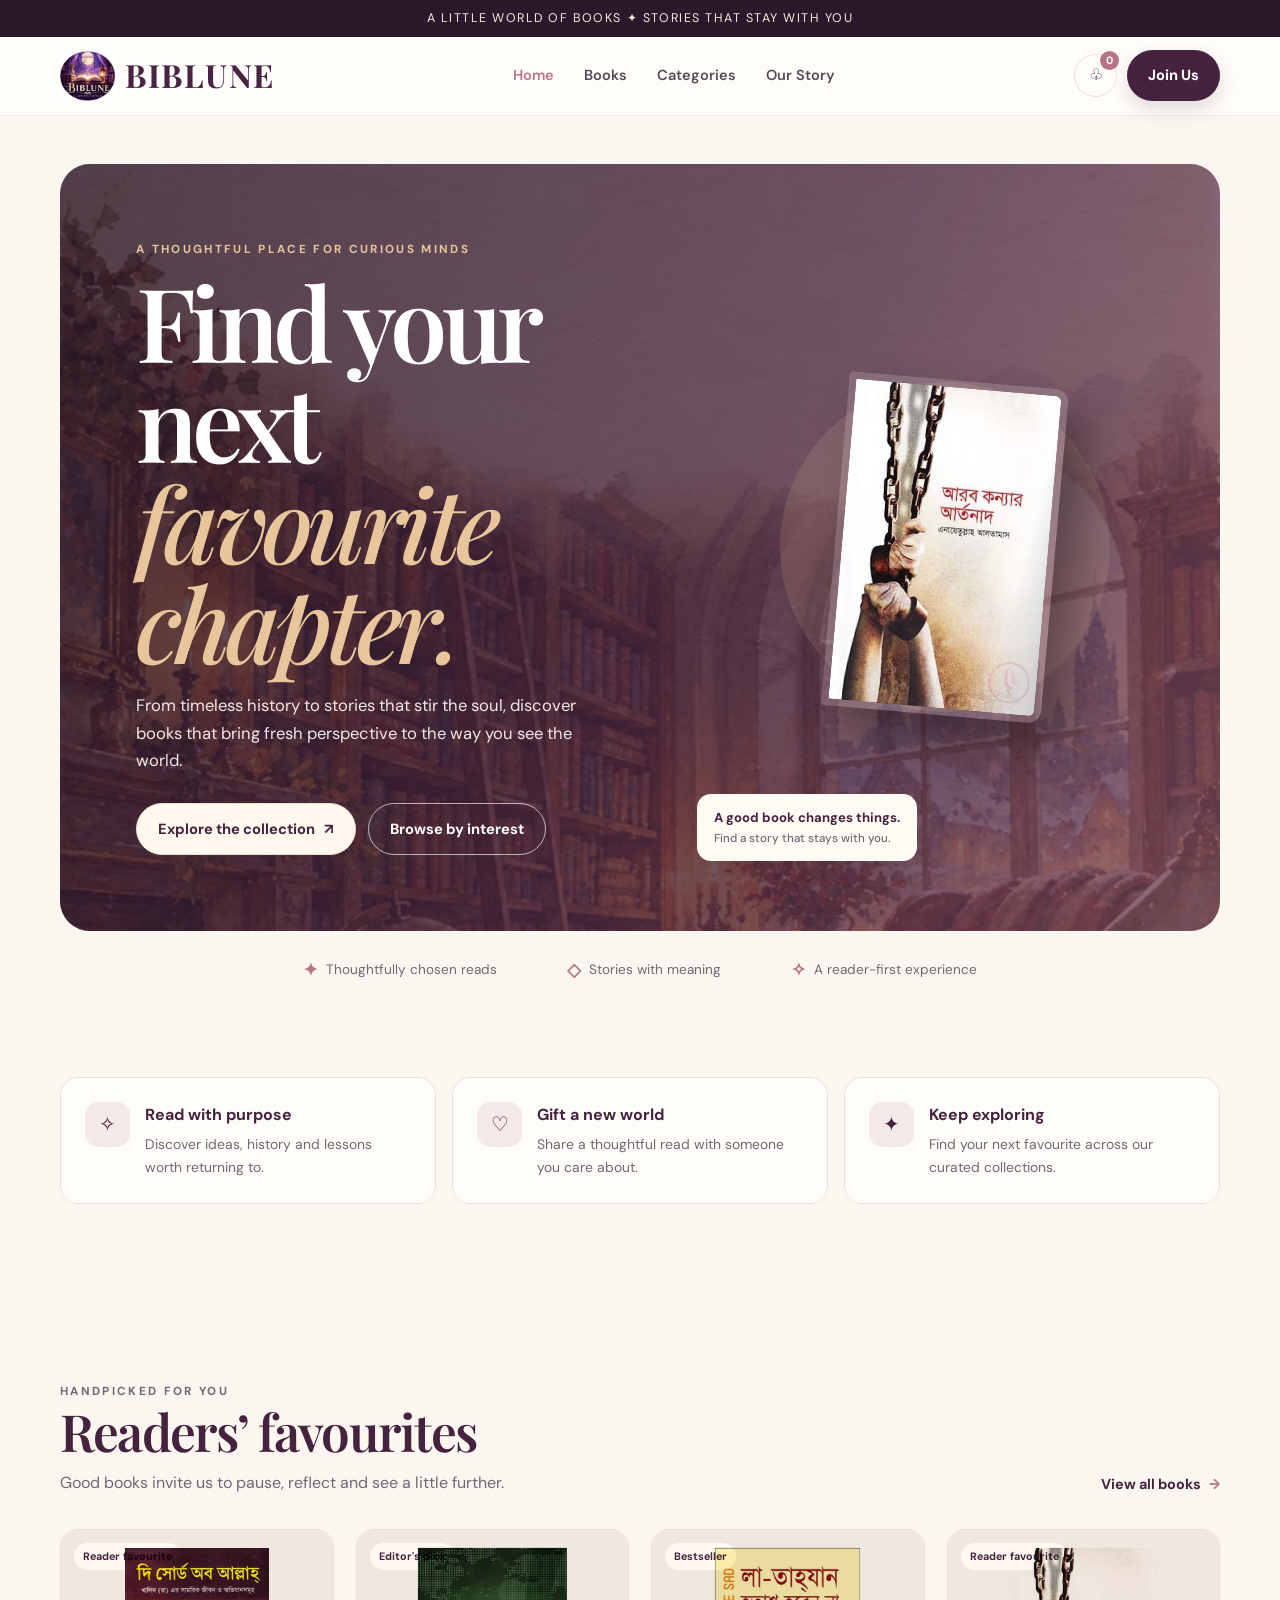
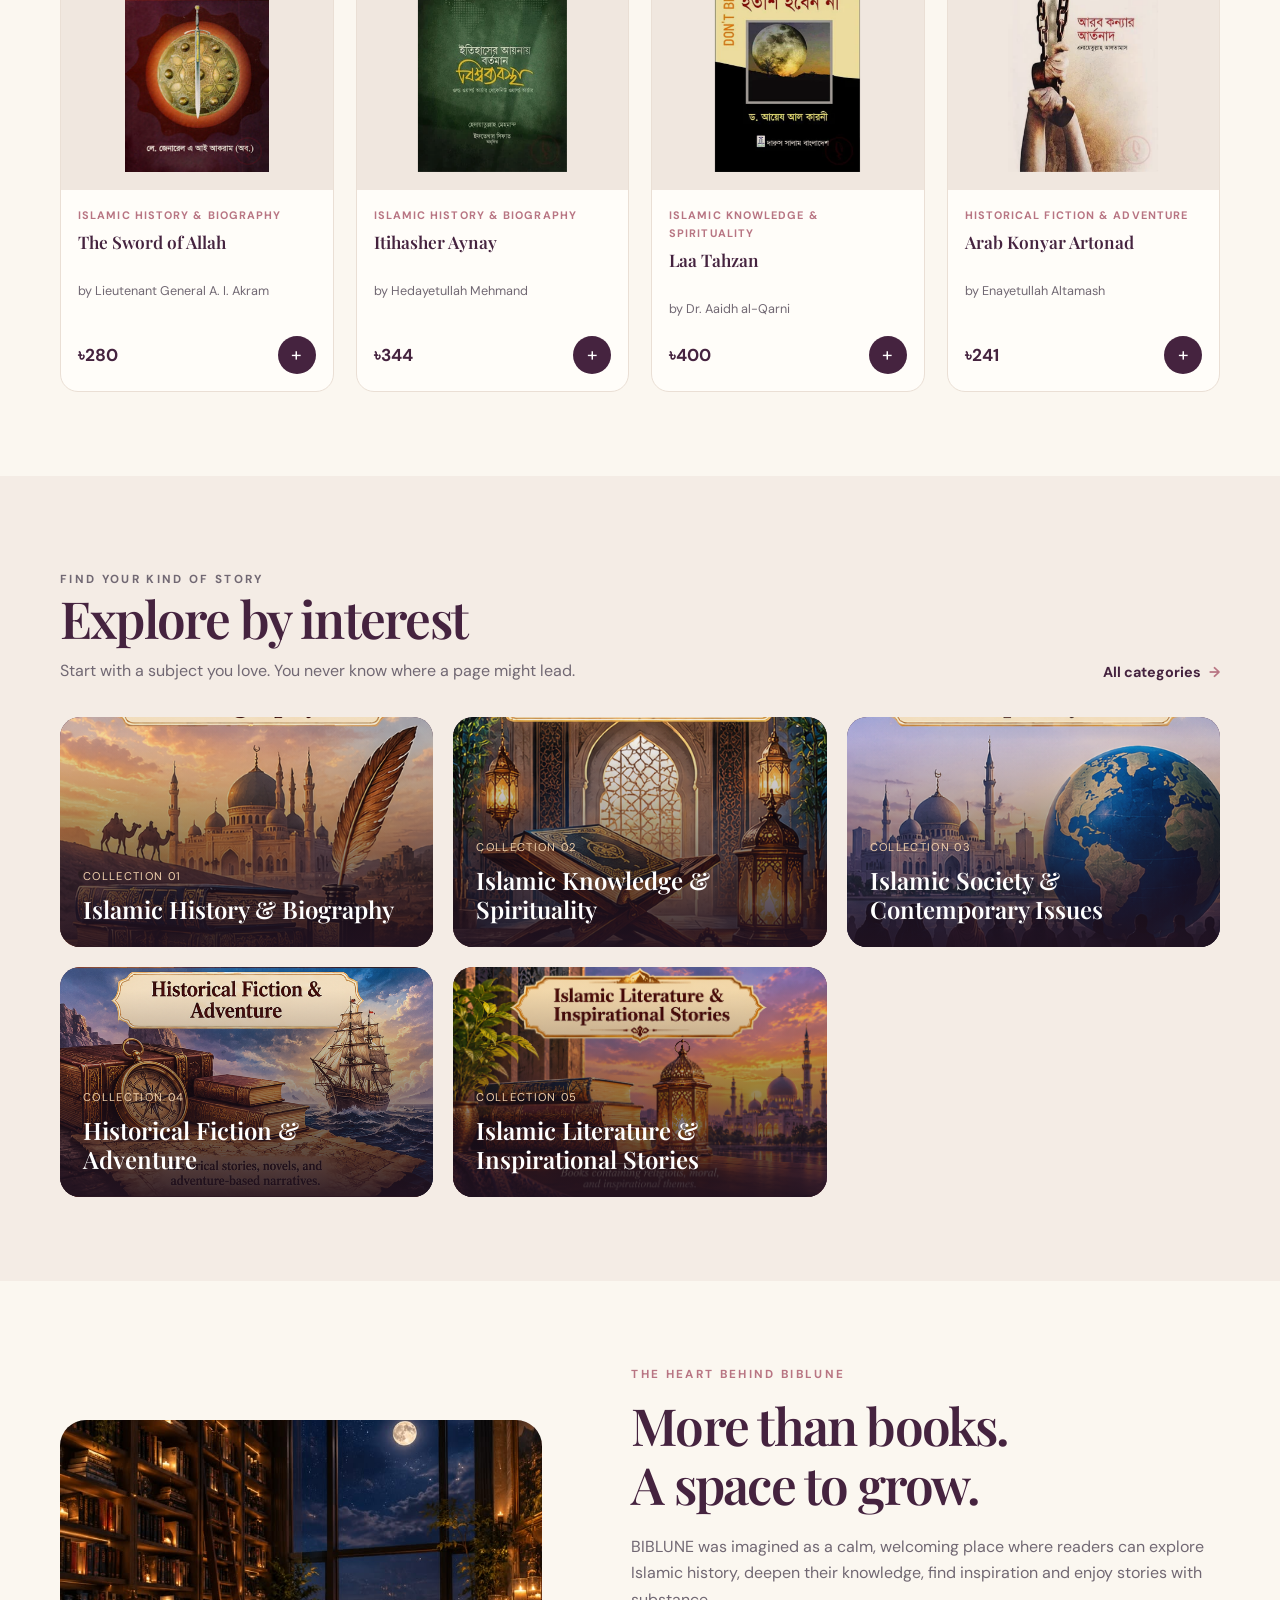
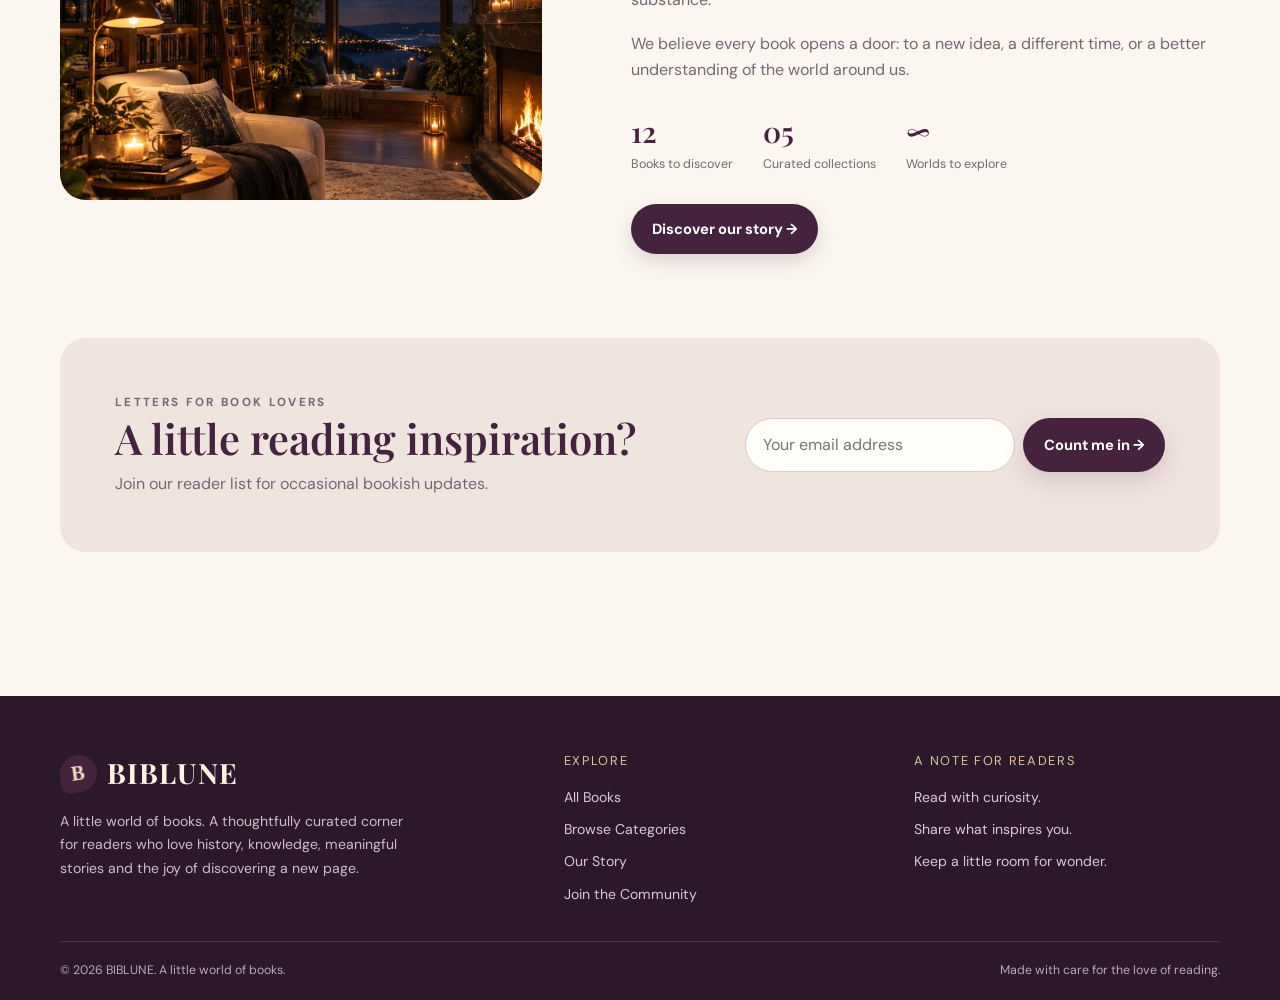
<file: index.html>
<!DOCTYPE html>
<html lang="en">
 <head>
  <meta charset="utf-8"/>
  <meta content="width=device-width, initial-scale=1" name="viewport"/>
  <meta content="#45233f" name="theme-color"/>
  <meta content="BIBLUNE — a little world of books. Discover thoughtful reads, Islamic history, inspiring literature and more." name="description"/>
  <title>
   BIBLUNE | A little world of books
  </title>
  <link href="styles.css" rel="stylesheet"/>
 </head>
 <body>
  <div class="announcement">
   A LITTLE WORLD OF BOOKS
   <span aria-hidden="true">
    ✦
   </span>
   STORIES THAT STAY WITH YOU
  </div>
  <header class="site-header">
   <div class="container nav-wrap">
    <a aria-label="BIBLUNE home" class="brand" href="index.html">
    <img src="Images/logo3.jpeg"
         alt="BIBLUNE Logo"
         class="brand-logo">

    <span class="brand-name">BIBLUNE</span>
    </a>
    <nav aria-label="Main navigation">
     <ul class="nav-links" id="navLinks">
      <li>
       <a aria-current="page" class="active" href="index.html">
        Home
       </a>
      </li>
      <li>
       <a href="Books.html">
        Books
       </a>
      </li>
      <li>
       <a href="Categories.html">
        Categories
       </a>
      </li>
      <li>
       <a href="About.html">
        Our Story
       </a>
      </li>
     </ul>
    </nav>
    <div class="nav-actions">
     <button aria-label="Open shopping cart" class="icon-btn" data-open-cart="" title="Shopping bag">
      ♧
      <span class="cart-count" data-cart-count="">
       0
      </span>
     </button>
     <a class="btn btn-primary" href="Register.html">
      Join Us
     </a>
     <button aria-expanded="false" aria-label="Toggle navigation" class="menu-toggle" id="menuToggle">
      ☰
     </button>
    </div>
   </div>
  </header>
  <main>
   <section class="hero">
    <div class="container">
     <div class="hero-panel">
      <div class="hero-copy">
       <p class="eyebrow">
        A thoughtful place for curious minds
       </p>
       <h1>
        Find your next
        <br/>
        <em>
         favourite chapter.
        </em>
       </h1>
       <p>
        From timeless history to stories that stir the soul, discover books that bring fresh perspective to the way you see the world.
       </p>
       <div class="hero-ctas">
        <a class="btn btn-light" href="Books.html">
         Explore the collection
         <span>
          ↗
         </span>
        </a>
        <a class="btn btn-outline" href="Categories.html">
         Browse by interest
        </a>
       </div>
      </div>
      <div class="hero-art">
       <div class="hero-book">
        <img src="Images/arab-konyar-artonad-250x374.webp"
         alt="arab-konyar-artonad book cover."
         class="hero-logo">
       </div>
       <div class="floating-note">
        A good book changes things.
        <span>
         Find a story that stays with you.
        </span>
       </div>
      </div>
     </div>
     <div class="trust-row">
      <span>
       <b>
        ✦
       </b>
       Thoughtfully chosen reads
      </span>
      <span>
       <b>
        ◇
       </b>
       Stories with meaning
      </span>
      <span>
       <b>
        ✧
       </b>
       A reader-first experience
      </span>
     </div>
    </div>
   </section>
   <section class="section" style="padding-top:38px">
    <div class="container">
     <div class="feature-strip">
      <article class="feature">
       <div class="feature-icon">
        ✧
       </div>
       <div>
        <h3>
         Read with purpose
        </h3>
        <p>
         Discover ideas, history and lessons worth returning to.
        </p>
       </div>
      </article>
      <article class="feature">
       <div class="feature-icon">
        ♡
       </div>
       <div>
        <h3>
         Gift a new world
        </h3>
        <p>
         Share a thoughtful read with someone you care about.
        </p>
       </div>
      </article>
      <article class="feature">
       <div class="feature-icon">
        ✦
       </div>
       <div>
        <h3>
         Keep exploring
        </h3>
        <p>
         Find your next favourite across our curated collections.
        </p>
       </div>
      </article>
     </div>
    </div>
   </section>
   <section class="section">
    <div class="container">
     <div class="section-head">
      <div>
       <p class="eyebrow">
        Handpicked for you
       </p>
       <h2>
        Readers’ favourites
       </h2>
       <p>
        Good books invite us to pause, reflect and see a little further.
       </p>
      </div>
      <a class="text-link" href="Books.html">
       View all books
       <span>
        →
       </span>
      </a>
     </div>
     <div class="book-grid" id="featuredBooks">
     </div>
    </div>
   </section>
   <section class="section" style="background:#f4ece5">
    <div class="container">
     <div class="section-head">
      <div>
       <p class="eyebrow">
        Find your kind of story
       </p>
       <h2>
        Explore by interest
       </h2>
       <p>
        Start with a subject you love. You never know where a page might lead.
       </p>
      </div>
      <a class="text-link" href="Categories.html">
       All categories
       <span>
        →
       </span>
      </a>
     </div>
     <div class="category-grid" id="homeCategories">
     </div>
    </div>
   </section>
   <section class="section">
    <div class="container story">
     <div class="story-image">
      <img alt="A peaceful reading corner surrounded by books" loading="lazy" src="Images/A Quiet Corner to Get Lost In.jfif"/>
     </div>
     <div class="story-copy">
      <p class="eyebrow">
       The heart behind BIBLUNE
      </p>
      <h2>
       More than books.
       <br/>
       A space to grow.
      </h2>
      <p>
       BIBLUNE was imagined as a calm, welcoming place where readers can explore Islamic history, deepen their knowledge, find inspiration and enjoy stories with substance.
      </p>
      <p>
       We believe every book opens a door: to a new idea, a different time, or a better understanding of the world around us.
      </p>
      <div class="story-stat">
       <div>
        <strong>
         12
        </strong>
        <span>
         Books to discover
        </span>
       </div>
       <div>
        <strong>
         05
        </strong>
        <span>
         Curated collections
        </span>
       </div>
       <div>
        <strong>
         ∞
        </strong>
        <span>
         Worlds to explore
        </span>
       </div>
      </div>
      <a class="btn btn-primary" href="About.html">
       Discover our story →
      </a>
     </div>
    </div>
   </section>
   <section class="section" style="padding-top:0">
    <div class="container">
     <div class="newsletter">
      <div>
       <p class="eyebrow">
        Letters for book lovers
       </p>
       <h2>
        A little reading inspiration?
       </h2>
       <p>
        Join our reader list for occasional bookish updates.
       </p>
      </div>
      <form class="newsletter-form">
       <input aria-label="Your email address" placeholder="Your email address" required="" type="email"/>
       <button class="btn btn-primary" type="submit">
        Count me in →
       </button>
      </form>
     </div>
    </div>
   </section>
  </main>
  <script>
   document.addEventListener("DOMContentLoaded",()=>{renderBooks("#featuredBooks",BOOKS.filter(b=>[5,1,11,3].includes(b.id)));renderCategories("#homeCategories")});
  </script>
  <footer class="site-footer">
   <div class="container">
    <div class="footer-grid">
     <div>
      <a class="brand footer-brand" href="index.html">
       <span class="brand-mark">
        B
       </span>
       BIBLUNE
      </a>
      <p class="footer-about">
       A little world of books. A thoughtfully curated corner for readers who love history, knowledge, meaningful stories and the joy of discovering a new page.
      </p>
     </div>
     <div>
      <p class="footer-title">
       Explore
      </p>
      <div class="footer-links">
       <a href="Books.html">
        All Books
       </a>
       <a href="Categories.html">
        Browse Categories
       </a>
       <a href="About.html">
        Our Story
       </a>
       <a href="Register.html">
        Join the Community
       </a>
      </div>
     </div>
     <div>
      <p class="footer-title">
       A note for readers
      </p>
      <div class="footer-links">
       <span>
        Read with curiosity.
       </span>
       <span>
        Share what inspires you.
       </span>
       <span>
        Keep a little room for wonder.
       </span>
      </div>
     </div>
    </div>
    <div class="footer-bottom">
     <span>
      © 2026 BIBLUNE. A little world of books.
     </span>
     <span>
      Made with care for the love of reading.
     </span>
    </div>
   </div>
  </footer>
  <div aria-label="Shopping bag" aria-modal="true" class="cart-overlay" id="cartOverlay" role="dialog">
   <div class="cart-panel">
    <div class="cart-head">
     <h2>
      Your book bag
     </h2>
     <button aria-label="Close cart" class="icon-btn" data-close-cart="">
      ×
     </button>
    </div>
    <div class="cart-items" id="cartItems">
    </div>
    <div class="cart-total">

    <div class="summary-line">
        <span>Subtotal</span>
        <strong id="cartSubtotal">৳0</strong>
    </div>

    <div class="summary-line">
        <span>Discount</span>
        <strong id="cartDiscount">৳0</strong>
    </div>

    <div class="summary-line">
        <span>Delivery Charge</span>
        <strong id="cartDelivery">৳0</strong>
    </div>

    <div class="summary-line summary-grand">
        <span>Grand Total</span>
        <strong id="cartGrandTotal">৳0</strong>
    </div>

    <a href="Books.html" class="btn btn-light continue-shopping">
        ← Continue Shopping
    </a>

    <button class="btn btn-primary" id="checkoutBtn" style="width:100%">
        Proceed to Checkout →
    </button>

    <p class="cart-note">
        Demo storefront · No payment will be collected
    </p>

</div>
   </div>
  </div>
  <div aria-live="polite" class="toast" id="toast" role="status">
  </div>
  <script defer="" src="script.js">
  </script>
 </body>
</html>
</file>
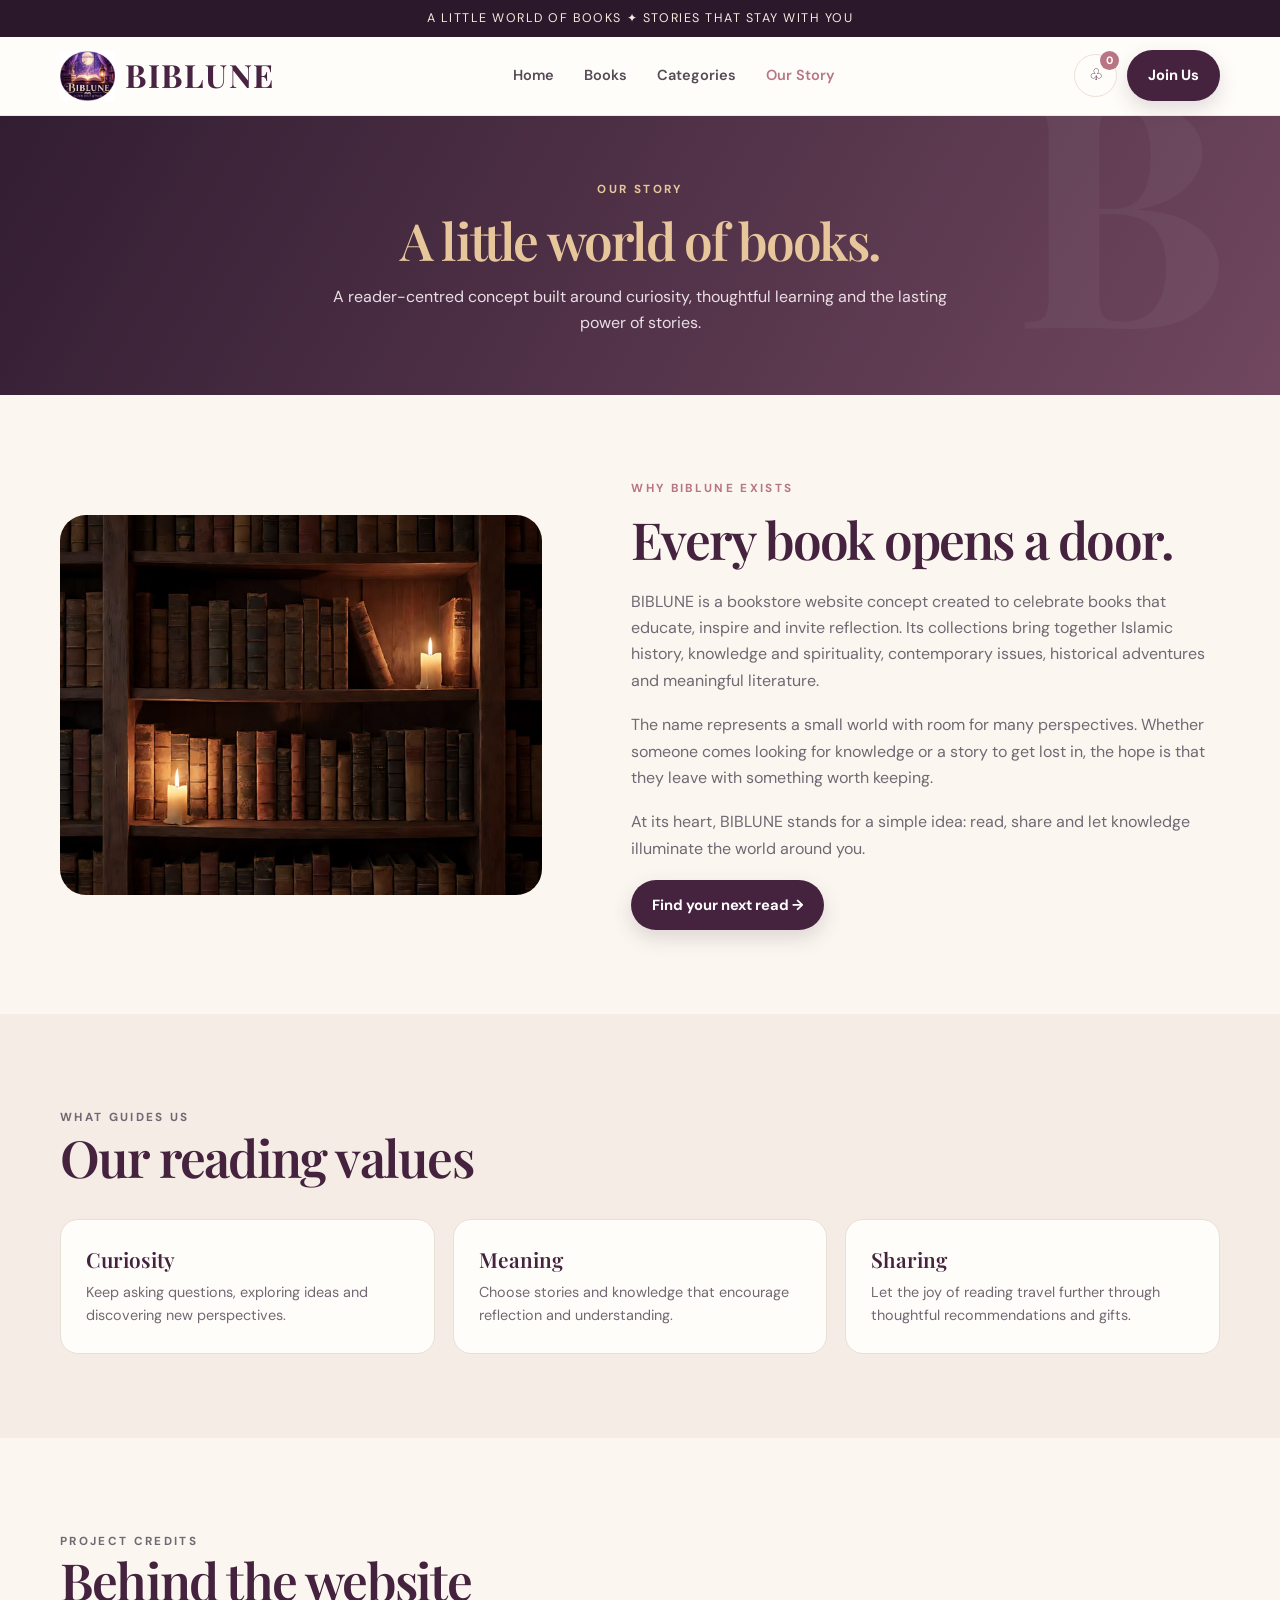
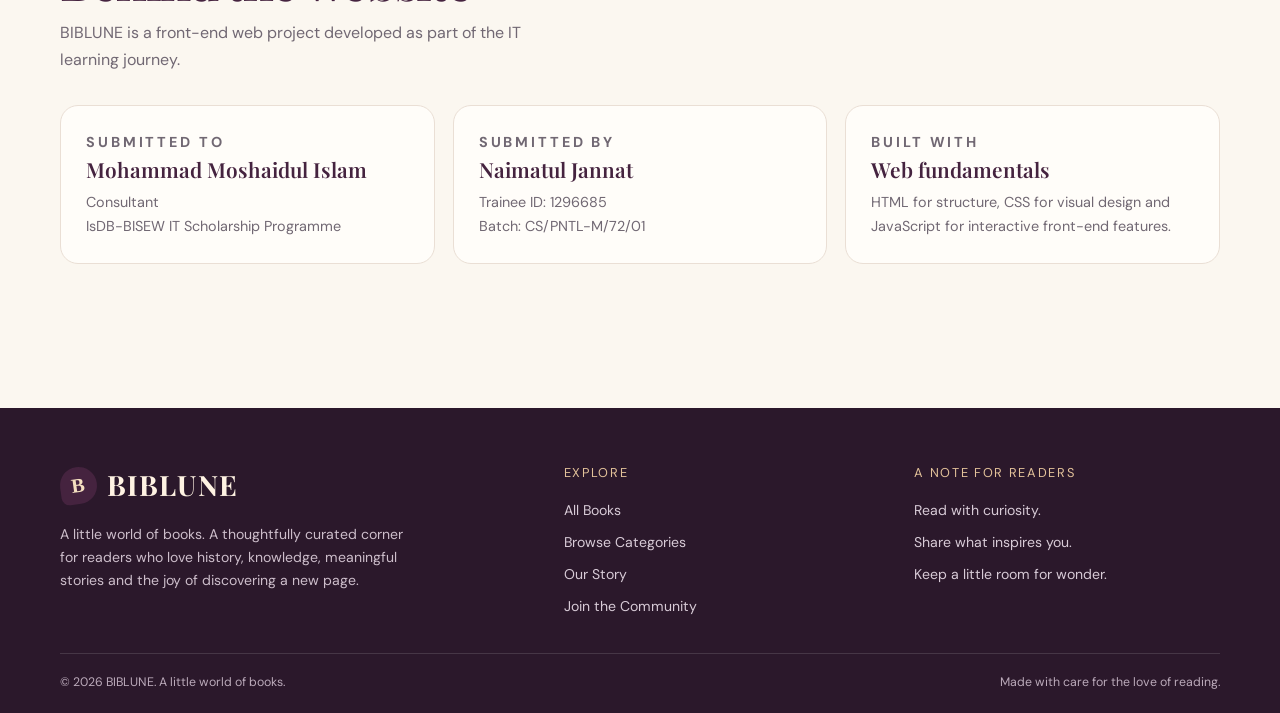
<file: About.html>
<!DOCTYPE html>
<html lang="en">
 <head>
  <meta charset="utf-8"/>
  <meta content="width=device-width, initial-scale=1" name="viewport"/>
  <meta content="#45233f" name="theme-color"/>
  <meta content="BIBLUNE — a little world of books. Discover thoughtful reads, Islamic history, inspiring literature and more." name="description"/>
  <title>
   Our Story | BIBLUNE
  </title>
  <link href="styles.css" rel="stylesheet"/>
 </head>
 <body>
  <div class="announcement">
   A LITTLE WORLD OF BOOKS
   <span aria-hidden="true">
    ✦
   </span>
   STORIES THAT STAY WITH YOU
  </div>
  <header class="site-header">
   <div class="container nav-wrap">
    <a aria-label="BIBLUNE home" class="brand" href="index.html">
    <img src="Images/logo3.jpeg"
         alt="BIBLUNE Logo"
         class="brand-logo">

    <span class="brand-name">BIBLUNE</span>
    </a>
    <nav aria-label="Main navigation">
     <ul class="nav-links" id="navLinks">
      <li>
       <a href="index.html">
        Home
       </a>
      </li>
      <li>
       <a href="Books.html">
        Books
       </a>
      </li>
      <li>
       <a href="Categories.html">
        Categories
       </a>
      </li>
      <li>
       <a aria-current="page" class="active" href="About.html">
        Our Story
       </a>
      </li>
     </ul>
    </nav>
    <div class="nav-actions">
     <button aria-label="Open shopping cart" class="icon-btn" data-open-cart="" title="Shopping bag">
      ♧
      <span class="cart-count" data-cart-count="">
       0
      </span>
     </button>
     <a class="btn btn-primary" href="Register.html">
      Join Us
     </a>
     <button aria-expanded="false" aria-label="Toggle navigation" class="menu-toggle" id="menuToggle">
      ☰
     </button>
    </div>
   </div>
  </header>
  <main>
   <section class="page-hero">
    <div class="container">
     <p class="eyebrow">
      Our story
     </p>
     <h1 class="page-title">
      A little world of books.
     </h1>
     <p>
      A reader-centred concept built around curiosity, thoughtful learning and the lasting power of stories.
     </p>
    </div>
   </section>
   <section class="section">
    <div class="container story">
     <div class="story-image">
      <img alt="Books arranged on a warmly lit shelf" src="Images/Candlelit Bookshelf.jfif"/>
     </div>
     <div class="story-copy">
      <p class="eyebrow">
       Why BIBLUNE exists
      </p>
      <h2>
       Every book opens a door.
      </h2>
      <p>
       BIBLUNE is a bookstore website concept created to celebrate books that educate, inspire and invite reflection. Its collections bring together Islamic history, knowledge and spirituality, contemporary issues, historical adventures and meaningful literature.
      </p>
      <p>
       The name represents a small world with room for many perspectives. Whether someone comes looking for knowledge or a story to get lost in, the hope is that they leave with something worth keeping.
      </p>
      <p>
       At its heart, BIBLUNE stands for a simple idea: read, share and let knowledge illuminate the world around you.
      </p>
      <a class="btn btn-primary" href="Books.html">
       Find your next read →
      </a>
     </div>
    </div>
   </section>
   <section class="section" style="background:#f4ece5">
    <div class="container">
     <div class="section-head">
      <div>
       <p class="eyebrow">
        What guides us
       </p>
       <h2>
        Our reading values
       </h2>
      </div>
     </div>
     <div class="about-cards">
      <article class="about-card">
       <h3>
        Curiosity
       </h3>
       <p>
        Keep asking questions, exploring ideas and discovering new perspectives.
       </p>
      </article>
      <article class="about-card">
       <h3>
        Meaning
       </h3>
       <p>
        Choose stories and knowledge that encourage reflection and understanding.
       </p>
      </article>
      <article class="about-card">
       <h3>
        Sharing
       </h3>
       <p>
        Let the joy of reading travel further through thoughtful recommendations and gifts.
       </p>
      </article>
     </div>
    </div>
   </section>
   <section class="section">
    <div class="container">
     <div class="section-head">
      <div>
       <p class="eyebrow">
        Project credits
       </p>
       <h2>
        Behind the website
       </h2>
       <p>
        BIBLUNE is a front-end web project developed as part of the IT learning journey.
       </p>
      </div>
     </div>
     <div class="about-cards">
      <article class="about-card">
       <p class="eyebrow">
        Submitted to
       </p>
       <h3>
        Mohammad Moshaidul Islam
       </h3>
       <p>
        Consultant
        <br/>
        IsDB-BISEW IT Scholarship Programme
       </p>
      </article>
      <article class="about-card">
       <p class="eyebrow">
        Submitted by
       </p>
       <h3>
        Naimatul Jannat
       </h3>
       <p>
        Trainee ID: 1296685
        <br/>
        Batch: CS/PNTL-M/72/01
       </p>
      </article>
      <article class="about-card">
       <p class="eyebrow">
        Built with
       </p>
       <h3>
        Web fundamentals
       </h3>
       <p>
        HTML for structure, CSS for visual design and JavaScript for interactive front-end features.
       </p>
      </article>
     </div>
    </div>
   </section>
  </main>
  <footer class="site-footer">
   <div class="container">
    <div class="footer-grid">
     <div>
      <a class="brand footer-brand" href="index.html">
       <span class="brand-mark">
        B
       </span>
       BIBLUNE
      </a>
      <p class="footer-about">
       A little world of books. A thoughtfully curated corner for readers who love history, knowledge, meaningful stories and the joy of discovering a new page.
      </p>
     </div>
     <div>
      <p class="footer-title">
       Explore
      </p>
      <div class="footer-links">
       <a href="Books.html">
        All Books
       </a>
       <a href="Categories.html">
        Browse Categories
       </a>
       <a href="About.html">
        Our Story
       </a>
       <a href="Register.html">
        Join the Community
       </a>
      </div>
     </div>
     <div>
      <p class="footer-title">
       A note for readers
      </p>
      <div class="footer-links">
       <span>
        Read with curiosity.
       </span>
       <span>
        Share what inspires you.
       </span>
       <span>
        Keep a little room for wonder.
       </span>
      </div>
     </div>
    </div>
    <div class="footer-bottom">
     <span>
      © 2026 BIBLUNE. A little world of books.
     </span>
     <span>
      Made with care for the love of reading.
     </span>
    </div>
   </div>
  </footer>
  <div aria-label="Shopping bag" aria-modal="true" class="cart-overlay" id="cartOverlay" role="dialog">
   <div class="cart-panel">
    <div class="cart-head">
     <h2>
      Your book bag
     </h2>
     <button aria-label="Close cart" class="icon-btn" data-close-cart="">
      ×
     </button>
    </div>
    <div class="cart-items" id="cartItems">
    </div>
    <div class="cart-total">

    <div class="summary-line">
        <span>Subtotal</span>
        <strong id="cartSubtotal">৳0</strong>
    </div>

    <div class="summary-line">
        <span>Discount</span>
        <strong id="cartDiscount">৳0</strong>
    </div>

    <div class="summary-line">
        <span>Delivery Charge</span>
        <strong id="cartDelivery">৳0</strong>
    </div>

    <div class="summary-line summary-grand">
        <span>Grand Total</span>
        <strong id="cartGrandTotal">৳0</strong>
    </div>

    <a href="Books.html" class="btn btn-light continue-shopping">
        ← Continue Shopping
    </a>

    <button class="btn btn-primary" id="checkoutBtn" style="width:100%">
        Proceed to Checkout →
    </button>

    <p class="cart-note">
        Demo storefront · No payment will be collected
    </p>

</div>
   </div>
  </div>
  <div aria-live="polite" class="toast" id="toast" role="status">
  </div>
  <script defer="" src="script.js">
  </script>
 </body>
</html>
</file>
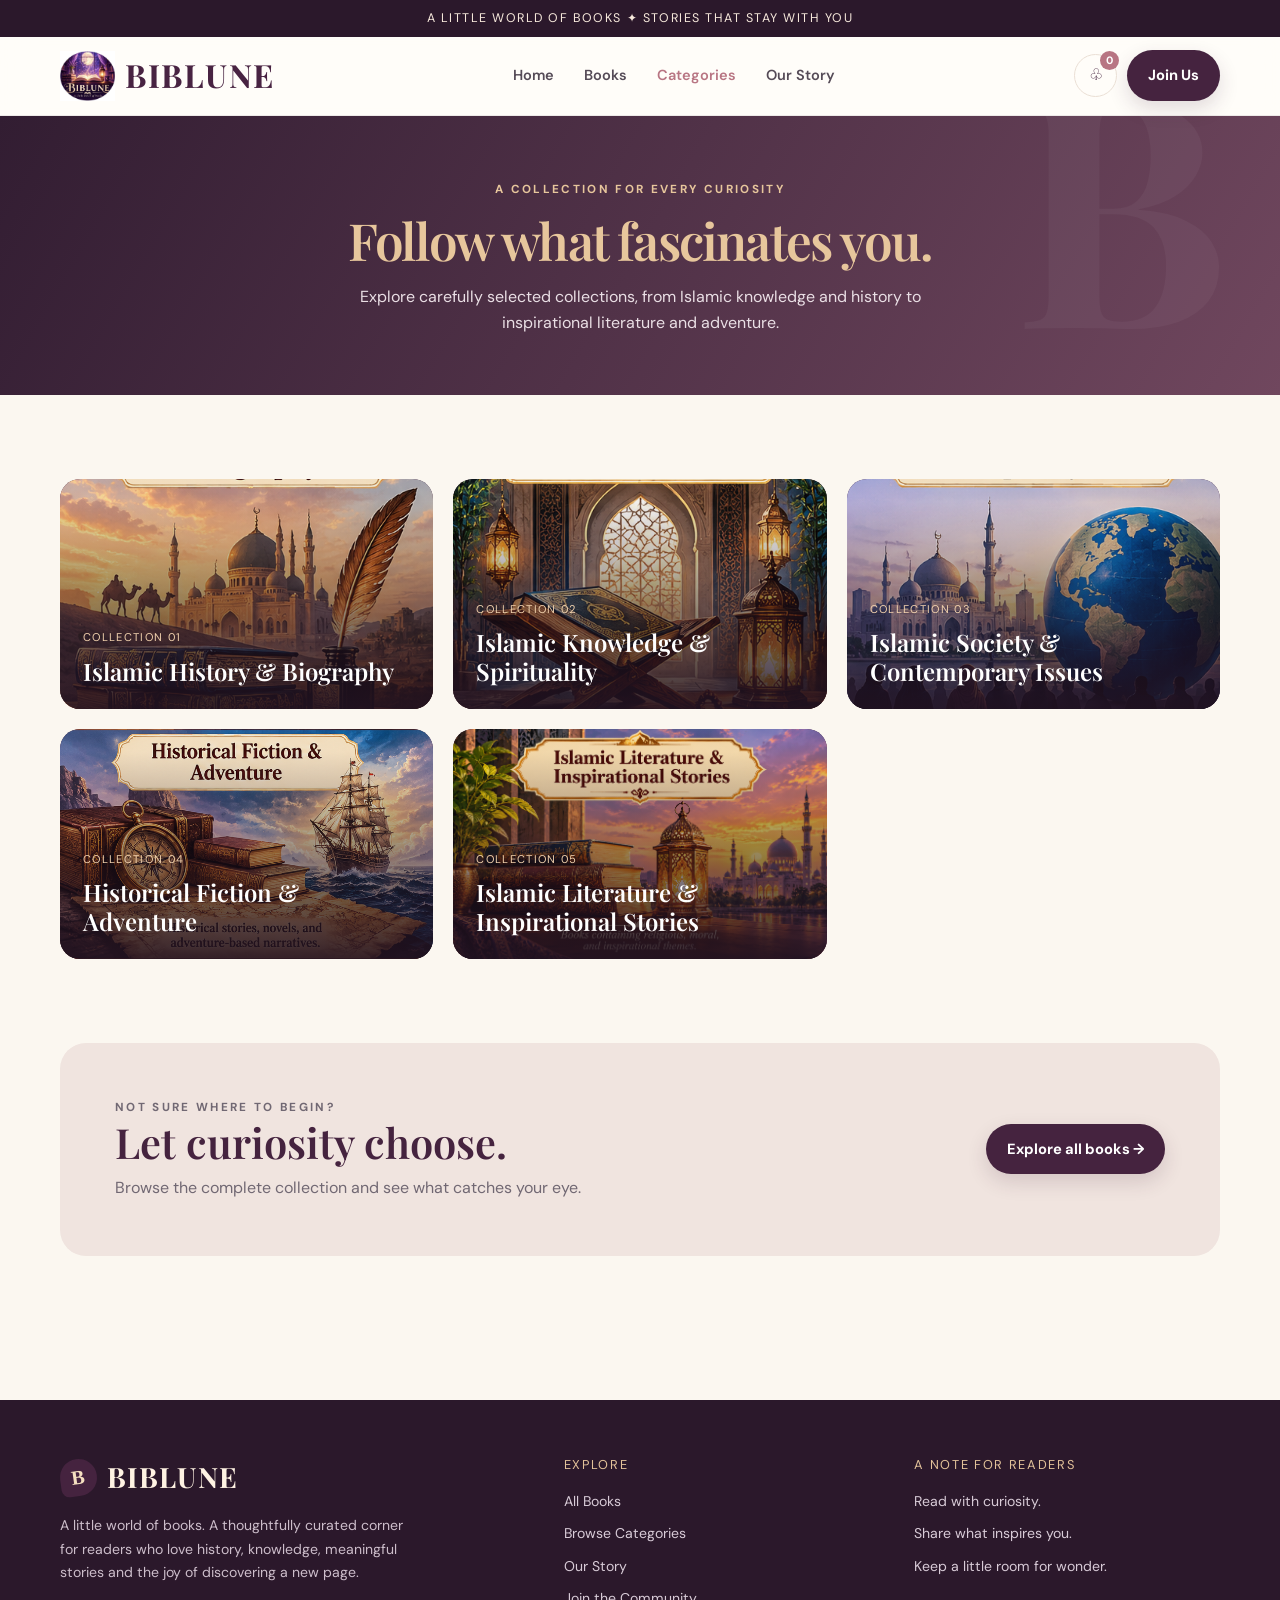
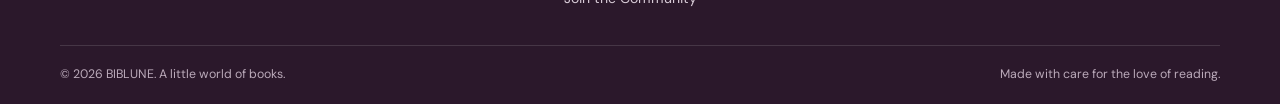
<file: Categories.html>
<!DOCTYPE html>
<html lang="en">
 <head>
  <meta charset="utf-8"/>
  <meta content="width=device-width, initial-scale=1" name="viewport"/>
  <meta content="#45233f" name="theme-color"/>
  <meta content="BIBLUNE — a little world of books. Discover thoughtful reads, Islamic history, inspiring literature and more." name="description"/>
  <title>
   Categories | BIBLUNE
  </title>
  <link href="styles.css" rel="stylesheet"/>
 </head>
 <body>
  <div class="announcement">
   A LITTLE WORLD OF BOOKS
   <span aria-hidden="true">
    ✦
   </span>
   STORIES THAT STAY WITH YOU
  </div>
  <header class="site-header">
   <div class="container nav-wrap">
    <a aria-label="BIBLUNE home" class="brand" href="index.html">
    <img src="Images/logo3.jpeg"
         alt="BIBLUNE Logo"
         class="brand-logo">

    <span class="brand-name">BIBLUNE</span>
    </a>
    <nav aria-label="Main navigation">
     <ul class="nav-links" id="navLinks">
      <li>
       <a href="index.html">
        Home
       </a>
      </li>
      <li>
       <a href="Books.html">
        Books
       </a>
      </li>
      <li>
       <a aria-current="page" class="active" href="Categories.html">
        Categories
       </a>
      </li>
      <li>
       <a href="About.html">
        Our Story
       </a>
      </li>
     </ul>
    </nav>
    <div class="nav-actions">
     <button aria-label="Open shopping cart" class="icon-btn" data-open-cart="" title="Shopping bag">
      ♧
      <span class="cart-count" data-cart-count="">
       0
      </span>
     </button>
     <a class="btn btn-primary" href="Register.html">
      Join Us
     </a>
     <button aria-expanded="false" aria-label="Toggle navigation" class="menu-toggle" id="menuToggle">
      ☰
     </button>
    </div>
   </div>
  </header>
  <main>
   <section class="page-hero">
    <div class="container">
     <p class="eyebrow">
      A collection for every curiosity
     </p>
     <h1 class="page-title">
      Follow what fascinates you.
     </h1>
     <p>
      Explore carefully selected collections, from Islamic knowledge and history to inspirational literature and adventure.
     </p>
    </div>
   </section>
   <section class="section">
    <div class="container">
     <div class="category-grid" id="allCategories">
     </div>
    </div>
   </section>
   <section class="section" style="padding-top:0">
    <div class="container">
     <div class="newsletter">
      <div>
       <p class="eyebrow">
        Not sure where to begin?
       </p>
       <h2>
        Let curiosity choose.
       </h2>
       <p>
        Browse the complete collection and see what catches your eye.
       </p>
      </div>
      <a class="btn btn-primary" href="Books.html">
       Explore all books →
      </a>
     </div>
    </div>
   </section>
  </main>
  <script>
   document.addEventListener("DOMContentLoaded",()=>renderCategories("#allCategories"));
  </script>
  <footer class="site-footer">
   <div class="container">
    <div class="footer-grid">
     <div>
      <a class="brand footer-brand" href="index.html">
       <span class="brand-mark">
        B
       </span>
       BIBLUNE
      </a>
      <p class="footer-about">
       A little world of books. A thoughtfully curated corner for readers who love history, knowledge, meaningful stories and the joy of discovering a new page.
      </p>
     </div>
     <div>
      <p class="footer-title">
       Explore
      </p>
      <div class="footer-links">
       <a href="Books.html">
        All Books
       </a>
       <a href="Categories.html">
        Browse Categories
       </a>
       <a href="About.html">
        Our Story
       </a>
       <a href="Register.html">
        Join the Community
       </a>
      </div>
     </div>
     <div>
      <p class="footer-title">
       A note for readers
      </p>
      <div class="footer-links">
       <span>
        Read with curiosity.
       </span>
       <span>
        Share what inspires you.
       </span>
       <span>
        Keep a little room for wonder.
       </span>
      </div>
     </div>
    </div>
    <div class="footer-bottom">
     <span>
      © 2026 BIBLUNE. A little world of books.
     </span>
     <span>
      Made with care for the love of reading.
     </span>
    </div>
   </div>
  </footer>
  <div aria-label="Shopping bag" aria-modal="true" class="cart-overlay" id="cartOverlay" role="dialog">
   <div class="cart-panel">
    <div class="cart-head">
     <h2>
      Your book bag
     </h2>
     <button aria-label="Close cart" class="icon-btn" data-close-cart="">
      ×
     </button>
    </div>
    <div class="cart-items" id="cartItems">
    </div>
    <div class="cart-total">

    <div class="summary-line">
        <span>Subtotal</span>
        <strong id="cartSubtotal">৳0</strong>
    </div>

    <div class="summary-line">
        <span>Discount</span>
        <strong id="cartDiscount">৳0</strong>
    </div>

    <div class="summary-line">
        <span>Delivery Charge</span>
        <strong id="cartDelivery">৳0</strong>
    </div>

    <div class="summary-line summary-grand">
        <span>Grand Total</span>
        <strong id="cartGrandTotal">৳0</strong>
    </div>

    <a href="Books.html" class="btn btn-light continue-shopping">
        ← Continue Shopping
    </a>

    <button class="btn btn-primary" id="checkoutBtn" style="width:100%">
        Proceed to Checkout →
    </button>

    <p class="cart-note">
        Demo storefront · No payment will be collected
    </p>

</div>
   </div>
  </div>
  <div aria-live="polite" class="toast" id="toast" role="status">
  </div>
  <script defer="" src="script.js">
  </script>
 </body>
</html>
</file>
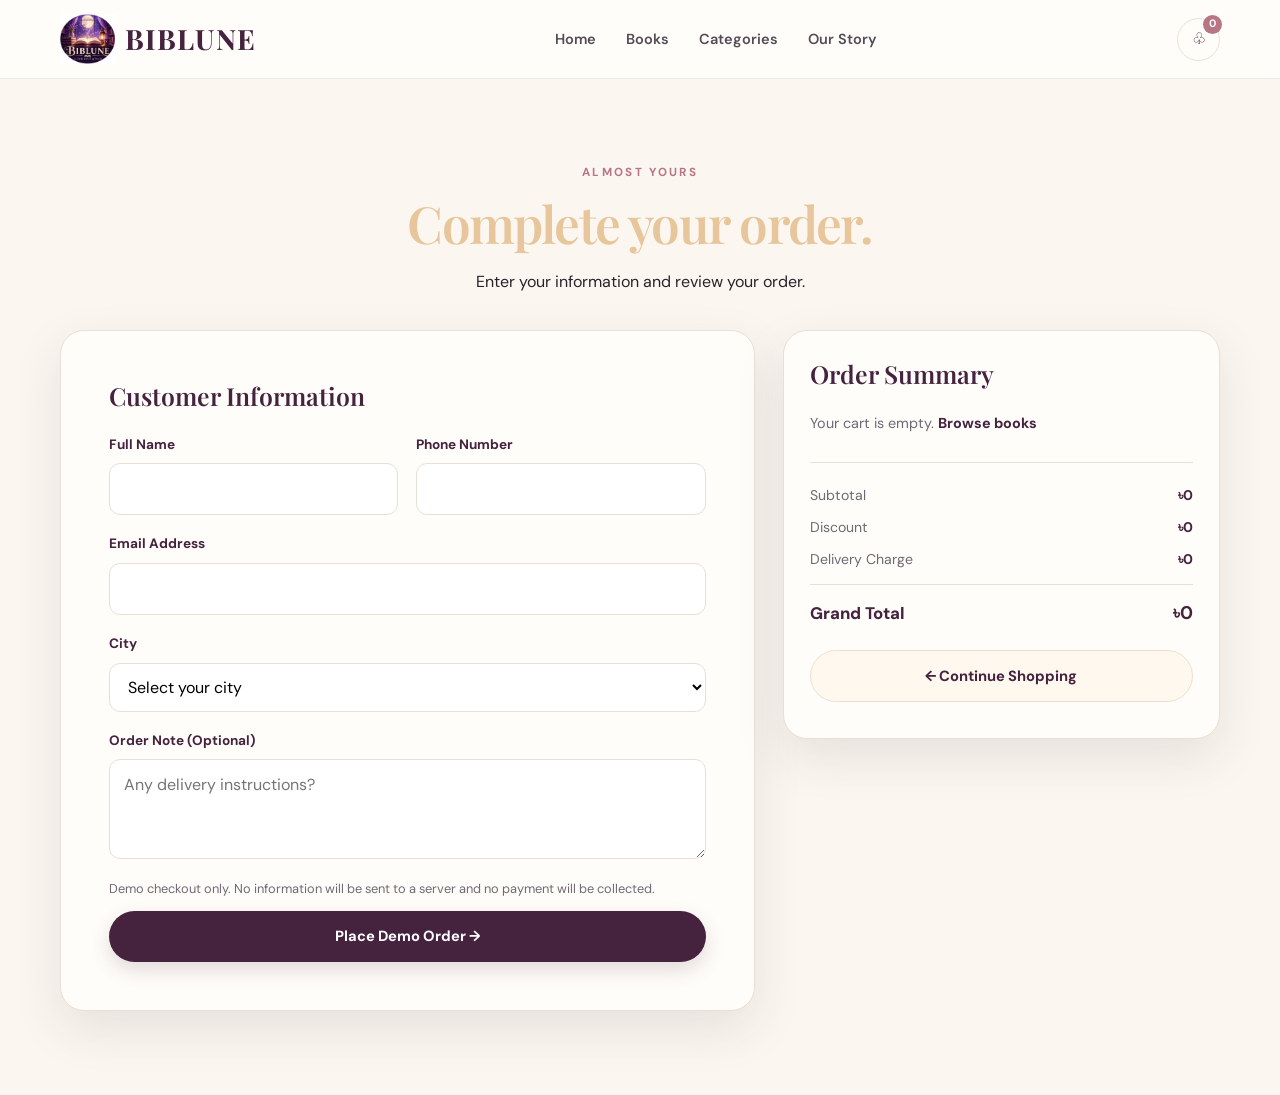
<file: checkout.html>
<!DOCTYPE html>
<html lang="en">
<head>
    <meta charset="UTF-8">
    <meta name="viewport" content="width=device-width, initial-scale=1.0">
    <title>Checkout | BIBLUNE</title>
    <link rel="stylesheet" href="styles.css">
</head>

<body>

    <header class="site-header">
        <div class="container nav-wrap">

            <a class="brand" href="index.html">
                <img src="Images/logo3.jpeg"
                    alt="BIBLUNE Logo"
                    class="brand-logo">
                BIBLUNE
            </a>

            <nav>
                <ul class="nav-links" id="navLinks">
                    <li><a href="index.html">Home</a></li>
                    <li><a href="Books.html">Books</a></li>
                    <li><a href="Categories.html">Categories</a></li>
                    <li><a href="About.html">Our Story</a></li>
                </ul>
            </nav>

            <div class="nav-actions">
                <button class="icon-btn"
                        data-open-cart
                        aria-label="Open shopping cart">
                    ♧
                    <span class="cart-count" data-cart-count>0</span>
                </button>

                <button class="menu-toggle"
                        id="menuToggle"
                        aria-expanded="false">
                    ☰
                </button>
            </div>

        </div>
    </header>


    <main class="section">

        <div class="container">

            <div class="checkout-heading">
                <p class="eyebrow">Almost yours</p>
                <h1 class="page-title">Complete your order.</h1>
                <p>Enter your information and review your order.</p>
            </div>


            <div class="checkout-layout">

                <!-- Customer Information -->

                <section class="form-wrap checkout-form-wrap">

                    <h2>Customer Information</h2>

                    <form id="checkoutForm">

                        <div class="form-grid">

                            <div class="field">
                                <label for="customerName">Full Name</label>
                                <input type="text"
                                       id="customerName"
                                       name="customerName"
                                       autocomplete="name"
                                       required>
                            </div>

                            <div class="field">
                                <label for="customerPhone">Phone Number</label>
                                <input type="tel"
                                       id="customerPhone"
                                       name="customerPhone"
                                       autocomplete="tel"
                                       required>
                            </div>

                            <div class="field full">
                                <label for="customerEmail">Email Address</label>
                                <input type="email"
                                       id="customerEmail"
                                       name="customerEmail"
                                       autocomplete="email"
                                       required>
                            </div>

                            <div class="field full">
                                <label for="customerAddress">City</label>
                                <select id="customerAddress" name="customerAddress" required>
                                    <option value="">Select your city</option>
                                    <option value="d">Dhaka</option>
                                    <option value="rs">Rajshahi</option>
                                    <option value="rn">Rongpur</option>
                                    <option value="ks">Kishoregonj</option>
                                    <option value="kh">Khulna</option>
                                    <option value="b">Barishal</option>
                                    <option value="ch">Chittagong</option>
                                    <option value="cm">Cumilla</option>
                                    <option value="g">Gazipur</option>
                                    <option value="n">Narsingdi</option>
                                    <option value="kt">Kustia</option>
                                    <option value="f">Faridpur</option>
                                </select>
                            </div>

                            <div class="field full">
                                <label for="orderNote">Order Note (Optional)</label>
                                <textarea id="orderNote"
                                          name="orderNote"
                                          placeholder="Any delivery instructions?"></textarea>
                            </div>

                        </div>

                        <p class="checkout-demo-note">
                            Demo checkout only. No information will be sent
                            to a server and no payment will be collected.
                        </p>

                        <button type="submit"
                                class="btn btn-primary checkout-submit"
                                id="placeOrderBtn">
                            Place Demo Order →
                        </button>

                    </form>

                </section>


                <!-- Order Summary -->

                <aside class="checkout-summary">

                    <h2>Order Summary</h2>

                    <div id="checkoutSummaryItems"
                         class="checkout-summary-items">
                    </div>

                    <div class="checkout-totals">

                        <div class="summary-line">
                            <span>Subtotal</span>
                            <strong id="checkoutSubtotal">৳0</strong>
                        </div>

                        <div class="summary-line">
                            <span>Discount</span>
                            <strong id="checkoutDiscount">৳0</strong>
                        </div>

                        <div class="summary-line">
                            <span>Delivery Charge</span>
                            <strong id="checkoutDelivery">৳0</strong>
                        </div>

                        <div class="summary-line summary-grand">
                            <span>Grand Total</span>
                            <strong id="checkoutGrandTotal">৳0</strong>
                        </div>

                    </div>

                    <a href="Books.html"
                       class="btn btn-light continue-shopping">
                        ← Continue Shopping
                    </a>

                </aside>

            </div>

        </div>

    </main>


    <!-- Cart Overlay -->

    <div class="cart-overlay"
         id="cartOverlay"
         role="dialog"
         aria-modal="true"
         aria-label="Shopping bag">

        <div class="cart-panel">

            <div class="cart-head">
                <h2>Your book bag</h2>

                <button class="icon-btn" data-close-cart>
                    ×
                </button>
            </div>

            <div class="cart-items" id="cartItems"></div>

            <div class="cart-total">

                <div class="summary-line">
                    <span>Subtotal</span>
                    <strong id="cartSubtotal">৳0</strong>
                </div>

                <div class="summary-line">
                    <span>Discount</span>
                    <strong id="cartDiscount">৳0</strong>
                </div>

                <div class="summary-line">
                    <span>Delivery Charge</span>
                    <strong id="cartDelivery">৳0</strong>
                </div>

                <div class="summary-line summary-grand">
                    <span>Grand Total</span>
                    <strong id="cartGrandTotal">৳0</strong>
                </div>

                <a href="Books.html"
                   class="btn btn-light continue-shopping">
                    ← Continue Shopping
                </a>

                <button class="btn btn-primary"
                        id="checkoutBtn"
                        style="width:100%">
                    Proceed to Checkout →
                </button>

                <p class="cart-note">
                    Demo storefront · No payment will be collected
                </p>

            </div>

        </div>

    </div>


    <div class="toast" id="toast" role="status" aria-live="polite"></div>

    <script defer src="script.js"></script>

</body>
</html>
</file>
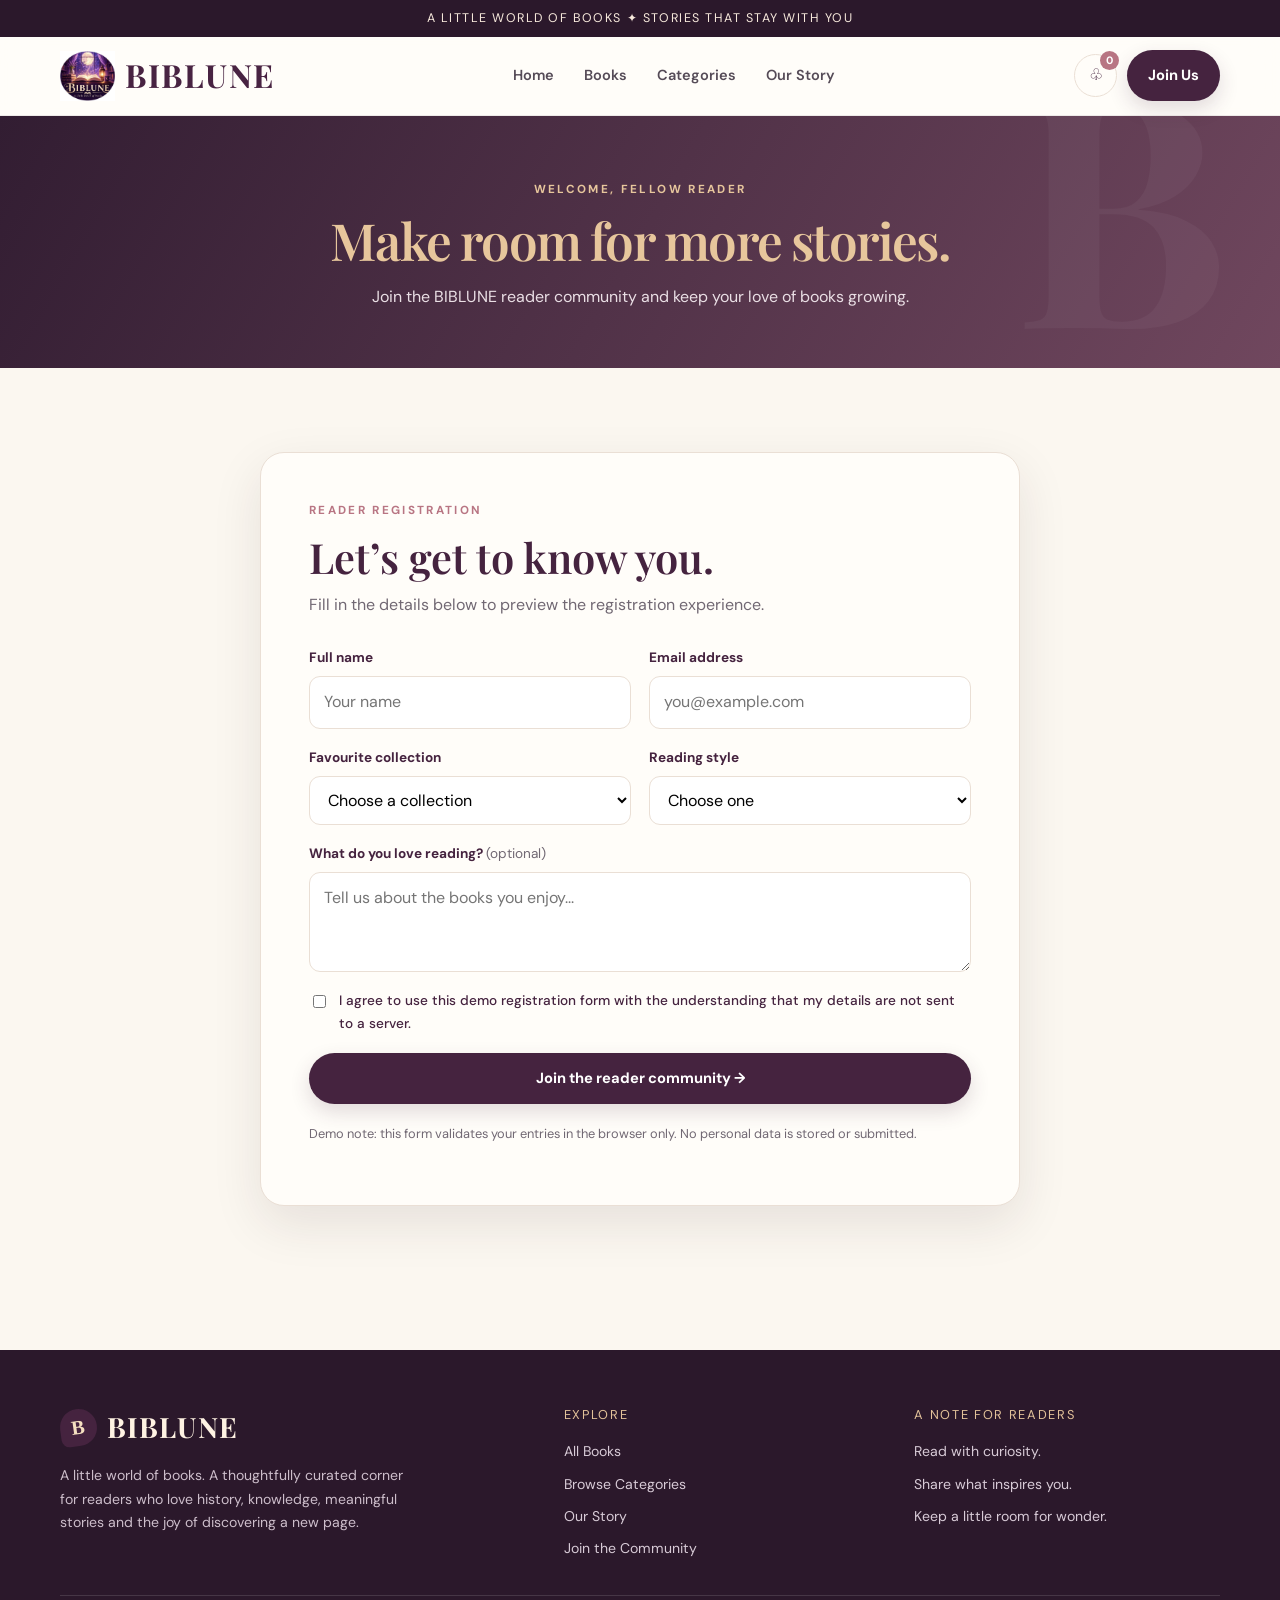
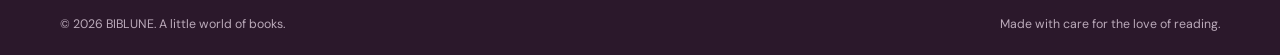
<file: Register.html>
<!DOCTYPE html>
<html lang="en">
 <head>
  <meta charset="utf-8"/>
  <meta content="width=device-width, initial-scale=1" name="viewport"/>
  <meta content="#45233f" name="theme-color"/>
  <meta content="BIBLUNE — a little world of books. Discover thoughtful reads, Islamic history, inspiring literature and more." name="description"/>
  <title>
   Join BIBLUNE | Reader Registration
  </title>
  <link href="styles.css" rel="stylesheet"/>
 </head>
 <body>
  <div class="announcement">
   A LITTLE WORLD OF BOOKS
   <span aria-hidden="true">
    ✦
   </span>
   STORIES THAT STAY WITH YOU
  </div>
  <header class="site-header">
   <div class="container nav-wrap">
    <a aria-label="BIBLUNE home" class="brand" href="index.html">
    <img src="Images/logo3.jpeg"
         alt="BIBLUNE Logo"
         class="brand-logo">

    <span class="brand-name">BIBLUNE</span>
    </a>
    <nav aria-label="Main navigation">
     <ul class="nav-links" id="navLinks">
      <li>
       <a href="index.html">
        Home
       </a>
      </li>
      <li>
       <a href="Books.html">
        Books
       </a>
      </li>
      <li>
       <a href="Categories.html">
        Categories
       </a>
      </li>
      <li>
       <a href="About.html">
        Our Story
       </a>
      </li>
     </ul>
    </nav>
    <div class="nav-actions">
     <button aria-label="Open shopping cart" class="icon-btn" data-open-cart="" title="Shopping bag">
      ♧
      <span class="cart-count" data-cart-count="">
       0
      </span>
     </button>
     <a class="btn btn-primary" href="Register.html">
      Join Us
     </a>
     <button aria-expanded="false" aria-label="Toggle navigation" class="menu-toggle" id="menuToggle">
      ☰
     </button>
    </div>
   </div>
  </header>
  <main>
   <section class="page-hero">
    <div class="container">
     <p class="eyebrow">
      Welcome, fellow reader
     </p>
     <h1 class="page-title">
      Make room for more stories.
     </h1>
     <p>
      Join the BIBLUNE reader community and keep your love of books growing.
     </p>
    </div>
   </section>
   <section class="section">
    <div class="container">
     <form class="form-wrap" id="registerForm">
      <div class="success-message" id="formSuccess" role="status">
      </div>
      <p class="eyebrow">
       Reader registration
      </p>
      <h2 style="font:600 clamp(1.8rem,4vw,2.6rem)/1.2 'Playfair Display',Georgia,serif;color:var(--plum);margin:0 0 10px">
       Let’s get to know you.
      </h2>
      <p style="color:var(--muted);margin:0 0 28px">
       Fill in the details below to preview the registration experience.
      </p>
      <div class="form-grid">
       <div class="field">
        <label for="fullName">
         Full name
        </label>
        <input autocomplete="name" id="fullName" name="fullName" placeholder="Your name" required=""/>
       </div>
       <div class="field">
        <label for="email">
         Email address
        </label>
        <input autocomplete="email" id="email" name="email" placeholder="you@example.com" required="" type="email"/>
       </div>
       <div class="field">
        <label for="interest">
         Favourite collection
        </label>
        <select id="interest" name="interest" required="">
         <option value="">
          Choose a collection
         </option>
         <option>
          Islamic History &amp; Biography
         </option>
         <option>
          Islamic Knowledge &amp; Spirituality
         </option>
         <option>
          Islamic Society &amp; Contemporary Issues
         </option>
         <option>
          Historical Fiction &amp; Adventure
         </option>
         <option>
          Islamic Literature &amp; Inspirational Stories
         </option>
        </select>
       </div>
       <div class="field">
        <label for="reading">
         Reading style
        </label>
        <select id="reading" name="reading" required="">
         <option value="">
          Choose one
         </option>
         <option>
          A little every day
         </option>
         <option>
          Long weekend reads
         </option>
         <option>
          Whenever inspiration strikes
         </option>
        </select>
       </div>
       <div class="field full">
        <label for="message">
         What do you love reading?
         <span style="font-weight:400;color:var(--muted)">
          (optional)
         </span>
        </label>
        <textarea id="message" name="message" placeholder="Tell us about the books you enjoy..."></textarea>
       </div>
       <div class="field full">
        <label style="display:flex;gap:10px;align-items:flex-start;font-weight:500">
         <input required="" style="margin-top:5px;width:auto" type="checkbox"/>
         I agree to use this demo registration form with the understanding that my details are not sent to a server.
        </label>
       </div>
       <div class="field full">
        <button class="btn btn-primary" type="submit">
         Join the reader community →
        </button>
        <p class="form-help">
         Demo note: this form validates your entries in the browser only. No personal data is stored or submitted.
        </p>
       </div>
      </div>
     </form>
    </div>
   </section>
  </main>
  <footer class="site-footer">
   <div class="container">
    <div class="footer-grid">
     <div>
      <a class="brand footer-brand" href="index.html">
       <span class="brand-mark">
        B
       </span>
       BIBLUNE
      </a>
      <p class="footer-about">
       A little world of books. A thoughtfully curated corner for readers who love history, knowledge, meaningful stories and the joy of discovering a new page.
      </p>
     </div>
     <div>
      <p class="footer-title">
       Explore
      </p>
      <div class="footer-links">
       <a href="Books.html">
        All Books
       </a>
       <a href="Categories.html">
        Browse Categories
       </a>
       <a href="About.html">
        Our Story
       </a>
       <a href="Register.html">
        Join the Community
       </a>
      </div>
     </div>
     <div>
      <p class="footer-title">
       A note for readers
      </p>
      <div class="footer-links">
       <span>
        Read with curiosity.
       </span>
       <span>
        Share what inspires you.
       </span>
       <span>
        Keep a little room for wonder.
       </span>
      </div>
     </div>
    </div>
    <div class="footer-bottom">
     <span>
      © 2026 BIBLUNE. A little world of books.
     </span>
     <span>
      Made with care for the love of reading.
     </span>
    </div>
   </div>
  </footer>
  <div aria-label="Shopping bag" aria-modal="true" class="cart-overlay" id="cartOverlay" role="dialog">
   <div class="cart-panel">
    <div class="cart-head">
     <h2>
      Your book bag
     </h2>
     <button aria-label="Close cart" class="icon-btn" data-close-cart="">
      ×
     </button>
    </div>
    <div class="cart-items" id="cartItems">
    </div>
    <div class="cart-total">

    <div class="summary-line">
        <span>Subtotal</span>
        <strong id="cartSubtotal">৳0</strong>
    </div>

    <div class="summary-line">
        <span>Discount</span>
        <strong id="cartDiscount">৳0</strong>
    </div>

    <div class="summary-line">
        <span>Delivery Charge</span>
        <strong id="cartDelivery">৳0</strong>
    </div>

    <div class="summary-line summary-grand">
        <span>Grand Total</span>
        <strong id="cartGrandTotal">৳0</strong>
    </div>

    <a href="Books.html" class="btn btn-light continue-shopping">
        ← Continue Shopping
    </a>

    <button class="btn btn-primary" id="checkoutBtn" style="width:100%">
        Proceed to Checkout →
    </button>

    <p class="cart-note">
        Demo storefront · No payment will be collected
    </p>

</div>
   </div>
  </div>
  <div aria-live="polite" class="toast" id="toast" role="status">
  </div>
  <script defer="" src="script.js">
  </script>
 </body>
</html>
</file>
<file: styles.css>
@import url('https://fonts.googleapis.com/css2?family=DM+Sans:wght@400;500;600;700&family=Playfair+Display:wght@500;600;700&display=swap');
:root {
    --ink:#28222b;
    --muted:#716873;
    --plum:#45233f;
    --plum-deep:#2b182b;
    --rose:#b87583;
    --gold:#c69b62;
    --cream:#fbf7f0;
    --paper:#fffdf9;
    --line:#eadfd5;
    --shadow:0 18px 50px rgba(48,27,43,.10);
    --radius:22px
}
* {
    box-sizing:border-box
}
html {
    scroll-behavior:smooth;
    scroll-padding-top:95px
}
body {
    margin:0;
    background:var(--cream);
    color:var(--ink);
    font-family:"DM Sans",Arial,sans-serif;
    line-height:1.65
}
.brand {
    display: flex;
    align-items: center;
    gap: 12px;
    text-decoration: none;
}

.brand-logo {
    width: 55px;
    height: 55px;
    object-fit: contain;
}

.brand-name {
    font-family: 'Playfair Display', serif;
    font-size: 32px;
    font-weight: 700;
    color: #482342;
}
a {
    color:inherit;
    text-decoration:none
}
button,input,select,textarea {
    font:inherit
}
button,a {
    -webkit-tap-highlight-color:transparent
}
.container {
    width:min(1160px,calc(100% - 40px));
    margin-inline:auto
}
.announcement {
    background:var(--plum-deep);
    color:#f7e9dc;
    text-align:center;
    font-size:.78rem;
    letter-spacing:.12em;
    padding:8px 14px
}
.site-header {
    position:sticky;
    top:0;
    z-index:50;
    background:rgba(255,253,249,.94);
    backdrop-filter:blur(16px);
    border-bottom:1px solid rgba(69,35,63,.09)
}
.nav-wrap {
    min-height:78px;
    display:flex;
    align-items:center;
    justify-content:space-between;
    gap:24px
}
.brand {
    display:inline-flex;
    align-items:center;
    gap:10px;
    color:var(--plum);
    font-family:"Playfair Display",Georgia,serif;
    font-size:1.75rem;
    font-weight:700;
    letter-spacing:.04em;
    white-space:nowrap
}
.brand-mark {
    width:37px;
    height:37px;
    border-radius:50% 50% 50% 8px;
    background:var(--plum);
    color:#f5dfc0;
    display:grid;
    place-items:center;
    font-family:Georgia,serif;
    font-size:1.25rem;
    transform:rotate(-8deg)
}
.nav-links {
    display:flex;
    align-items:center;
    gap:clamp(14px,2.4vw,30px);
    list-style:none;
    margin:0;
    padding:0
}
.nav-links a {
    font-size:.91rem;
    font-weight:600;
    color:#554b57;
    transition:color .2s
}
.nav-links a:hover,.nav-links a.active {
    color:var(--rose)
}
.nav-actions {
    display:flex;
    align-items:center;
    gap:10px
}
.icon-btn,.menu-toggle {
    border:1px solid var(--line);
    background:var(--paper);
    color:var(--plum);
    width:43px;
    height:43px;
    border-radius:50%;
    display:grid;
    place-items:center;
    cursor:pointer;
    position:relative
}
.cart-count {
    position:absolute;
    right:-3px;
    top:-4px;
    background:var(--rose);
    color:white;
    font-size:.67rem;
    font-weight:700;
    min-width:19px;
    height:19px;
    border-radius:20px;
    display:grid;
    place-items:center;
    padding:0 4px
}
.menu-toggle {
    display:none;
    font-size:1.2rem
}
.btn {
    border:0;
    display:inline-flex;
    align-items:center;
    justify-content:center;
    gap:9px;
    padding:13px 21px;
    border-radius:999px;
    font-weight:700;
    font-size:.92rem;
    cursor:pointer;
    transition:transform .2s,background .2s,box-shadow .2s
}
.btn:hover {
    transform:translateY(-2px)
}
.btn-primary {
    background:var(--plum);
    color:white;
    box-shadow:0 8px 20px rgba(69,35,63,.16)
}
.btn-primary:hover {
    background:#613654
}
.btn-light {
    background:#fff8ef;
    color:var(--plum);
    border:1px solid #f0dfce
}
.btn-outline {
    border:1px solid rgba(255,255,255,.65);
    color:white;
    background:transparent
}
.eyebrow {
    font-size:.73rem;
    letter-spacing:.2em;
    text-transform:uppercase;
    font-weight:700;
    color:var(--rose);
    margin:0 0 12px
}
.section {
    padding:84px 0
}
.section-head {
    display:flex;
    justify-content:space-between;
    align-items:end;
    gap:24px;
    margin-bottom:32px
}
.section-head h2,.page-title,.story-copy h2 {
    font:600 clamp(2rem,4vw,3.2rem)/1.15 "Playfair Display",Georgia,serif;
    letter-spacing:-.035em;
    color:var(--plum);
    margin:0
}
.section-head p {
    max-width:520px;
    color:var(--muted);
    margin:10px 0 0
}
.text-link {
    color:var(--plum);
    font-weight:700;
    font-size:.9rem;
    white-space:nowrap
}
.text-link span {
    color:var(--rose);
    margin-left:5px
}
.hero {
    padding:48px 0 54px
}
.hero-panel {
    min-height:520px;
    border-radius:30px;
    overflow:hidden;
    position:relative;
    display:grid;
    grid-template-columns:1.05fr .95fr;
    align-items:center;
    background:linear-gradient(115deg,#2b182b 0%,#4a2a45 58%,#7b4d61 100%);
    color:white;
    isolation:isolate
}
.hero-panel:before {
    content:"";
    position:absolute;
    inset:0;
    background:linear-gradient(90deg,rgba(31,18,31,.15),rgba(31,18,31,0)),url("Images/Old Library.jfif") center/cover;
    opacity:.23;
    z-index:-1
}
.hero-copy {
    padding:clamp(30px,6vw,76px)
}
.hero-copy .eyebrow {
    color:#e6c69e
}
.hero h1 {
    font:600 clamp(3.4rem,8vw,6.5rem)/.98 "Playfair Display",Georgia,serif;
    letter-spacing:-.055em;
    margin:0 0 20px
}
.hero h1 em {
    font-weight:500;
    color:#e7c69c
}
.hero-copy>p:not(.eyebrow) {
    max-width:510px;
    color:#f3e8e6;
    font-size:1.04rem;
    margin:0 0 28px
}
.hero-ctas {
    display:flex;
    gap:12px;
    flex-wrap:wrap
}
.hero-art {
    height:100%;
    min-height:430px;
    display:flex;
    align-items:center;
    justify-content:center;
    position:relative;
    padding:25px
}
.hero-art:before {
    content:"";
    width:min(330px,70%);
    aspect-ratio:1;
    border-radius:50%;
    background:rgba(239,203,161,.13);
    position:absolute
}
.hero-book {
    position:relative;
    width:220px;
    height:335px;
    border-radius:4px 13px 13px 4px;
    overflow:hidden;
    box-shadow:24px 25px 45px rgba(0,0,0,.35);
    transform:rotate(5deg);
    border:7px solid rgba(255,255,255,.15)
}
.hero-book img {
    width:100%;
    height:100%;
    object-fit:cover
}
.hero-book:after {
    content:"";
    position:absolute;
    inset:0;
    background:linear-gradient(100deg,rgba(255,255,255,.25),transparent 18%,transparent 80%,rgba(0,0,0,.2));
    pointer-events:none
}
.floating-note {
    position:absolute;
    bottom:70px;
    left:5%;
    background:#fffaf4;
    color:var(--plum);
    padding:13px 17px;
    border-radius:14px;
    box-shadow:var(--shadow);
    font-size:.82rem;
    font-weight:700
}
.floating-note span {
    display:block;
    font-size:.72rem;
    color:var(--muted);
    font-weight:500
}
.trust-row {
    display:flex;
    justify-content:center;
    gap:clamp(20px,6vw,70px);
    flex-wrap:wrap;
    padding:25px 0 0;
    color:var(--muted);
    font-size:.85rem
}
.trust-row span {
    display:flex;
    align-items:center;
    gap:8px
}
.trust-row b {
    color:var(--rose);
    font-size:1.1rem
}
.feature-strip {
    display:grid;
    grid-template-columns:repeat(3,1fr);
    gap:16px
}
.feature {
    padding:24px;
    background:var(--paper);
    border:1px solid var(--line);
    border-radius:18px;
    display:flex;
    gap:15px;
    align-items:flex-start
}
.feature-icon {
    width:45px;
    height:45px;
    flex:0 0 45px;
    border-radius:14px;
    background:#f4e8e8;
    color:var(--plum);
    display:grid;
    place-items:center;
    font-size:1.25rem
}
.feature h3 {
    margin:0 0 5px;
    color:var(--plum);
    font-size:1rem
}
.feature p {
    margin:0;
    color:var(--muted);
    font-size:.87rem
}
.book-grid {
    display:grid;
    grid-template-columns:repeat(4,minmax(0,1fr));
    gap:22px
}
.book-card {
    background:var(--paper);
    border:1px solid var(--line);
    border-radius:18px;
    overflow:hidden;
    display:flex;
    flex-direction:column;
    min-width:0;
    transition:transform .25s,box-shadow .25s
}
.book-card:hover {
    transform:translateY(-6px);
    box-shadow:var(--shadow)
}
.book-cover {
    height:260px;
    background:#f0e7df;
    padding:18px;
    display:flex;
    align-items:center;
    justify-content:center;
    position:relative
}
.book-cover img {
    width:100%;
    height:100%;
    object-fit:contain;
    mix-blend-mode:multiply
}
.book-tag {
    position:absolute;
    left:13px;
    top:13px;
    border-radius:999px;
    background:#fff9f1;
    color:var(--plum);
    font-size:.67rem;
    font-weight:700;
    padding:5px 9px
}
.book-info {
    padding:17px;
    display:flex;
    flex-direction:column;
    flex:1
}
.book-category {
    font-size:.68rem;
    text-transform:uppercase;
    letter-spacing:.1em;
    color:var(--rose);
    font-weight:700;
    margin:0 0 5px
}
.book-info h3 {
    font:600 1.08rem/1.35 "Playfair Display",Georgia,serif;
    color:var(--plum);
    margin:0 0 5px;
    min-height:2.7em
}
.book-author {
    font-size:.79rem;
    color:var(--muted);
    margin:0 0 16px
}
.book-bottom {
    display:flex;
    align-items:center;
    justify-content:space-between;
    gap:8px;
    margin-top:auto
}
.price {
    font-size:1.08rem;
    font-weight:700;
    color:var(--plum)
}
.add-btn {
    width:38px;
    height:38px;
    border:0;
    border-radius:50%;
    background:var(--plum);
    color:white;
    font-size:1.2rem;
    cursor:pointer;
    transition:background .2s,transform .2s
}
.add-btn:hover {
    background:var(--rose);
    transform:rotate(8deg)
}
.category-grid {
    display:grid;
    grid-template-columns:repeat(3,minmax(0,1fr));
    gap:20px
}
.category-card {
    min-height:230px;
    position:relative;
    border-radius:20px;
    overflow:hidden;
    display:flex;
    align-items:end;
    background:var(--plum);
    color:white;
    isolation:isolate
}
.category-card img {
    position:absolute;
    inset:0;
    width:100%;
    height:100%;
    object-fit:cover;
    z-index:-2;
    transition:transform .4s
}
.category-card:after {
    content:"";
    position:absolute;
    inset:0;
    background:linear-gradient(0deg,rgba(34,19,34,.9),rgba(34,19,34,.05) 90%);
    z-index:-1
}
.category-card:hover img {
    transform:scale(1.06)
}
.category-copy {
    padding:23px
}
.category-copy span {
    font-size:.7rem;
    letter-spacing:.12em;
    text-transform:uppercase;
    color:#f1d1ad
}
.category-copy h3 {
    font:600 1.5rem/1.2 "Playfair Display",Georgia,serif;
    margin:7px 0 0
}
.story {
    display:grid;
    grid-template-columns:.9fr 1.1fr;
    gap:clamp(30px,7vw,90px);
    align-items:center
}
.story-image {
    min-height:380px;
    border-radius:26px;
    overflow:hidden;
    position:relative;
    background:#e6d8d2
}
.story-image img {
    width:100%;
    height:100%;
    position:absolute;
    inset:0;
    object-fit:cover
}
.story-copy h2 {
    margin-bottom:20px
}
.story-copy>p:not(.eyebrow) {
    color:var(--muted);
    margin:0 0 18px
}
.story-stat {
    display:flex;
    gap:30px;
    margin:28px 0
}
.story-stat strong {
    display:block;
    color:var(--plum);
    font:600 1.8rem "Playfair Display",Georgia,serif
}
.story-stat span {
    font-size:.78rem;
    color:var(--muted)
}
.newsletter {
    background:#f0e4df;
    border-radius:26px;
    padding:clamp(28px,5vw,55px);
    display:flex;
    align-items:center;
    justify-content:space-between;
    gap:30px
}
.newsletter h2 {
    font:600 clamp(1.7rem,3.5vw,2.6rem)/1.2 "Playfair Display",Georgia,serif;
    color:var(--plum);
    margin:0 0 8px
}
.newsletter p {
    color:var(--muted);
    margin:0
}
.newsletter-form {
    display:flex;
    gap:8px;
    width:min(100%,420px)
}
.newsletter-form input {
    min-width:0;
    flex:1;
    border:1px solid #dfcbc7;
    background:#fffdf9;
    border-radius:999px;
    padding:13px 17px;
    outline-color:var(--rose)
}
.site-footer {
    background:var(--plum-deep);
    color:#f4e8e0;
    padding:54px 0 20px;
    margin-top:60px
}
.footer-grid {
    display:grid;
    grid-template-columns:1.5fr 1fr 1fr;
    gap:45px;
    padding-bottom:35px
}
.footer-brand {
    color:#fff3e3
}
.footer-about {
    max-width:350px;
    color:#cdbecb;
    font-size:.88rem
}
.footer-title {
    font-size:.8rem;
    text-transform:uppercase;
    letter-spacing:.13em;
    color:#e3c29a;
    margin:0 0 15px
}
.footer-links {
    display:grid;
    gap:9px;
    color:#d8cbd7;
    font-size:.88rem
}
.footer-links a:hover {
    color:white
}
.footer-bottom {
    border-top:1px solid rgba(255,255,255,.13);
    padding-top:18px;
    display:flex;
    justify-content:space-between;
    gap:20px;
    flex-wrap:wrap;
    color:#bbaaba;
    font-size:.77rem
}
.page-hero {
    background:linear-gradient(120deg,#321d32,#70475e);
    color:white;
    padding:64px 0 58px;
    text-align:center;
    position:relative;
    overflow:hidden
}
.page-hero:after {
    content:"B";
    position:absolute;
    font:700 20rem/1 "Playfair Display",Georgia,serif;
    right:4%;
    top:-80px;
    color:rgba(255,255,255,.04)
}
.page-hero .eyebrow {
    color:#e7c69c
}
.page-title {
    color:#e7c69c;
    margin-bottom:14px
}
.page-hero p:last-child {
    margin:0 auto;
    max-width:650px;
    color:#eadfe5
}
.catalog-tools {
    display:flex;
    gap:12px;
    align-items:center;
    flex-wrap:wrap;
    margin-bottom:28px
}
.search-box {
    flex:1;
    min-width:210px;
    position:relative
}
.search-box input {
    width:100%;
    border:1px solid var(--line);
    background:var(--paper);
    border-radius:999px;
    padding:13px 18px 13px 44px;
    outline-color:var(--rose)
}
.search-box span {
    position:absolute;
    left:16px;
    top:10px;
    color:var(--muted);
    font-size:1.1rem
}
.filter-select {
    border:1px solid var(--line);
    background:var(--paper);
    border-radius:999px;
    padding:12px 15px;
    color:var(--ink);
    outline-color:var(--rose)
}
.results-count {
    color:var(--muted);
    font-size:.84rem;
    margin:0 0 18px
}
.empty-state {
    grid-column:1/-1;
    text-align:center;
    padding:60px 20px;
    background:var(--paper);
    border-radius:18px;
    color:var(--muted)
}
.empty-state strong {
    display:block;
    font:600 1.5rem "Playfair Display",Georgia,serif;
    color:var(--plum)
}
.cart-overlay {
    position:fixed;
    inset:0;
    background:rgba(24,13,25,.48);
    z-index:100;
    opacity:0;
    visibility:hidden;
    transition:.25s
}
.cart-overlay.open {
    opacity:1;
    visibility:visible
}
.cart-panel {
    position:absolute;
    right:0;
    top:0;
    height:100%;
    width:min(440px,100%);
    background:var(--paper);
    padding:25px;
    display:flex;
    flex-direction:column;
    transform:translateX(100%);
    transition:transform .3s
}
.cart-overlay.open .cart-panel {
    transform:translateX(0)
}
.cart-head {
    display:flex;
    justify-content:space-between;
    align-items:center;
    border-bottom:1px solid var(--line);
    padding-bottom:17px
}
.cart-head h2 {
    font:600 1.8rem "Playfair Display",Georgia,serif;
    color:var(--plum);
    margin:0
}
.cart-items {
    overflow:auto;
    flex:1;
    padding:14px 0
}
.cart-item {
    display:grid;
    grid-template-columns:58px 1fr auto;
    gap:13px;
    align-items:center;
    padding:12px 0;
    border-bottom:1px solid var(--line)
}
.cart-item img {
    width:58px;
    height:74px;
    object-fit:contain;
    background:#f0e7df;
    border-radius:7px
}
.cart-item h3 {
    font-size:.9rem;
    color:var(--plum);
    margin:0
}
.cart-item p {
    font-size:.8rem;
    color:var(--muted);
    margin:3px 0
}
.qty-control {
    display:flex;
    align-items:center;
    gap:9px;
    margin-top:7px
}
.qty-control button {
    border:1px solid var(--line);
    background:white;
    width:25px;
    height:25px;
    border-radius:50%;
    cursor:pointer
}
.remove-item {
    border:0;
    background:none;
    color:#a65b69;
    cursor:pointer;
    font-size:.78rem
}
.cart-total {
    border-top:1px solid var(--line);
    padding-top:18px
}
.total-line {
    display:flex;
    justify-content:space-between;
    font-weight:700;
    color:var(--plum);
    font-size:1.1rem;
    margin-bottom:15px
}
.cart-note {
    font-size:.75rem;
    color:var(--muted);
    text-align:center;
    margin:10px 0 0
}
.toast {
    position:fixed;
    bottom:22px;
    left:50%;
    transform:translate(-50%,20px);
    opacity:0;
    pointer-events:none;
    background:var(--plum-deep);
    color:white;
    padding:12px 18px;
    border-radius:999px;
    box-shadow:var(--shadow);
    z-index:150;
    font-size:.86rem;
    transition:.25s
}
.toast.show {
    opacity:1;
    transform:translate(-50%,0)
}
.form-wrap {
    max-width:760px;
    margin:0 auto;
    background:var(--paper);
    border:1px solid var(--line);
    border-radius:24px;
    padding:clamp(24px,5vw,48px);
    box-shadow:var(--shadow)
}
.form-grid {
    display:grid;
    grid-template-columns:1fr 1fr;
    gap:18px
}
.field {
    display:grid;
    gap:7px
}
.field.full {
    grid-column:1/-1
}
.field label {
    font-size:.85rem;
    font-weight:700;
    color:var(--plum)
}
.field input,.field select,.field textarea {
    width:100%;
    border:1px solid var(--line);
    border-radius:11px;
    background:#fff;
    padding:12px 14px;
    outline-color:var(--rose)
}
.field textarea {
    resize:vertical;
    min-height:100px
}
.form-help {
    font-size:.8rem;
    color:var(--muted)
}
.success-message {
    display:none;
    background:#e8f4e9;
    border:1px solid #c4e1c8;
    color:#276339;
    padding:12px 15px;
    border-radius:12px;
    margin-bottom:18px
}
.success-message.show {
    display:block
}
.about-cards {
    display:grid;
    grid-template-columns:repeat(3,1fr);
    gap:18px
}
.about-card {
    padding:25px;
    border-radius:18px;
    background:var(--paper);
    border:1px solid var(--line)
}
.about-card h3 {
    font:600 1.3rem "Playfair Display",Georgia,serif;
    color:var(--plum);
    margin:0 0 8px
}
.about-card p {
    color:var(--muted);
    font-size:.9rem;
    margin:0
}
@media(max-width:960px) {
    .nav-links {
        gap:15px
    }
    .nav-links a {
        font-size:.84rem
    }
    .book-grid {
        grid-template-columns:repeat(3,minmax(0,1fr))
    }
    .hero-panel {
        grid-template-columns:1.1fr .9fr
    }
    .hero-book {
        width:190px;
        height:290px
    }
    .feature-strip {
        grid-template-columns:1fr
    }
    .category-grid {
        grid-template-columns:repeat(2,minmax(0,1fr))
    }
}
@media(max-width:720px) {
    .container {
        width:min(100% - 30px,560px)
    }
    .announcement {
        font-size:.68rem
    }
    .nav-wrap {
        min-height:68px;
        flex-wrap:wrap;
        gap:10px
    }
    .brand {
        font-size:1.5rem
    }
    .brand-mark {
        width:32px;
        height:32px
    }
    .menu-toggle {
        display:grid
    }
    .nav-links {
        display:none;
        order:3;
        flex-basis:100%;
        align-items:stretch;
        flex-direction:column;
        gap:0;
        padding:5px 0 15px
    }
    .nav-links.open {
        display:flex
    }
    .nav-links a {
        display:block;
        padding:10px 4px;
        font-size:.95rem
    }
    .nav-actions {
        margin-left:auto
    }
    .nav-wrap:has(.nav-links.open) {
        padding-bottom:4px
    }
    .hero {
        padding:24px 0 38px
    }
    .hero-panel {
        grid-template-columns:1fr;
        min-height:auto
    }
    .hero-copy {
        padding:36px 27px 5px
    }
    .hero h1 {
        font-size:clamp(3.4rem,16vw,5.3rem)
    }
    .hero-art {
        min-height:280px;
        padding:20px
    }
    .hero-book {
        width:155px;
        height:225px
    }
    .floating-note {
        bottom:28px;
        left:6%
    }
    .section {
        padding:58px 0
    }
    .section-head {
        align-items:flex-start;
        flex-direction:column;
        margin-bottom:25px
    }
    .book-grid {
        grid-template-columns:repeat(2,minmax(0,1fr));
        gap:13px
    }
    .book-cover {
        height:210px;
        padding:12px
    }
    .book-info {
        padding:13px
    }
    .book-info h3 {
        font-size:.98rem
    }
    .book-author {
        font-size:.74rem
    }
    .price {
        font-size:1rem
    }
    .add-btn {
        width:34px;
        height:34px
    }
    .category-grid {
        grid-template-columns:1fr 1fr;
        gap:12px
    }
    .category-card {
        min-height:185px
    }
    .category-copy {
        padding:15px
    }
    .category-copy h3 {
        font-size:1.18rem
    }
    .story {
        grid-template-columns:1fr;
        gap:28px
    }
    .story-image {
        min-height:280px
    }
    .newsletter {
        align-items:flex-start;
        flex-direction:column
    }
    .newsletter-form {
        width:100%
    }
    .footer-grid {
        grid-template-columns:1fr 1fr;
        gap:28px
    }
    .footer-grid>div:first-child {
        grid-column:1/-1
    }
    .page-hero {
        padding:48px 0
    }
    .form-grid {
        grid-template-columns:1fr
    }
    .field.full {
        grid-column:auto
    }
    .about-cards {
        grid-template-columns:1fr
    }
    .trust-row {
        gap:12px 22px;
        font-size:.78rem
    }
}
@media(max-width:390px) {
    .book-grid {
        grid-template-columns:1fr 1fr;
        gap:9px
    }
    .book-cover {
        height:175px;
        padding:8px
    }
    .book-info {
        padding:10px
    }
    .book-info h3 {
        font-size:.9rem
    }
    .book-author {
        min-height:2.5em
    }
    .book-bottom {
        gap:5px
    }
    .category-copy h3 {
        font-size:1rem
    }
    .category-card {
        min-height:160px
    }
    .footer-grid {
        grid-template-columns:1fr
    }
    .footer-grid>div:first-child {
        grid-column:auto
    }
    .hero-ctas .btn {
        width:100%
    }
}
@media(prefers-reduced-motion:reduce) {
    *,*::before,*::after {
        scroll-behavior:auto!important;
        transition:none!important;
        animation:none!important
    }
}

/* Cart Order Summary */

.summary-line {
    display: flex;
    justify-content: space-between;
    align-items: center;
    gap: 14px;
    color: var(--muted);
    font-size: .88rem;
    margin: 9px 0;
}

.summary-line strong {
    color: var(--plum);
}

.summary-grand {
    border-top: 1px solid var(--line);
    padding-top: 13px;
    margin-top: 13px;
    color: var(--plum);
    font-size: 1.05rem;
    font-weight: 800;
}

.summary-grand strong {
    font-size: 1.15rem;
}

.continue-shopping {
    width: 100%;
    margin: 7px 0 10px;
    text-decoration: none;
}

/* Checkout Page */

.checkout-heading {
    text-align: center;
    margin: 0 auto 34px;
    max-width: 680px;
}

.checkout-layout {
    display: grid;
    grid-template-columns: minmax(0, 1.35fr) minmax(280px, .85fr);
    gap: 28px;
    align-items: start;
}

.checkout-form-wrap {
    max-width: none;
    margin: 0;
}

.checkout-form-wrap h2,
.checkout-summary h2 {
    color: var(--plum);
    font: 600 1.55rem "Playfair Display", Georgia, serif;
    margin: 0 0 22px;
}

.checkout-summary {
    background: var(--paper);
    border: 1px solid var(--line);
    border-radius: 24px;
    padding: 26px;
    box-shadow: var(--shadow);
}

.checkout-summary-items {
    border-bottom: 1px solid var(--line);
    padding-bottom: 12px;
}

.checkout-product {
    display: grid;
    grid-template-columns: 48px minmax(0, 1fr) auto;
    gap: 12px;
    align-items: center;
    padding: 10px 0;
}

.checkout-product img {
    width: 48px;
    height: 62px;
    object-fit: contain;
    border-radius: 6px;
    background: #f0e7df;
}

.checkout-product-info {
    display: grid;
    gap: 4px;
    min-width: 0;
}

.checkout-product-info strong {
    color: var(--plum);
    font-size: .86rem;
}

.checkout-product-info span {
    color: var(--muted);
    font-size: .78rem;
}

.checkout-product > strong {
    color: var(--plum);
    font-size: .82rem;
}

.checkout-totals {
    padding: 12px 0 5px;
}

.checkout-demo-note {
    color: var(--muted);
    font-size: .8rem;
    line-height: 1.6;
    margin: 20px 0 12px;
}

.checkout-submit {
    width: 100%;
}

.checkout-empty {
    color: var(--muted);
    font-size: .9rem;
}

.checkout-empty a {
    color: var(--plum);
    font-weight: 700;
}

@media (max-width: 760px) {

    .checkout-layout {
        grid-template-columns: 1fr;
    }

    .checkout-summary {
        order: -1;
    }

}
</file>
